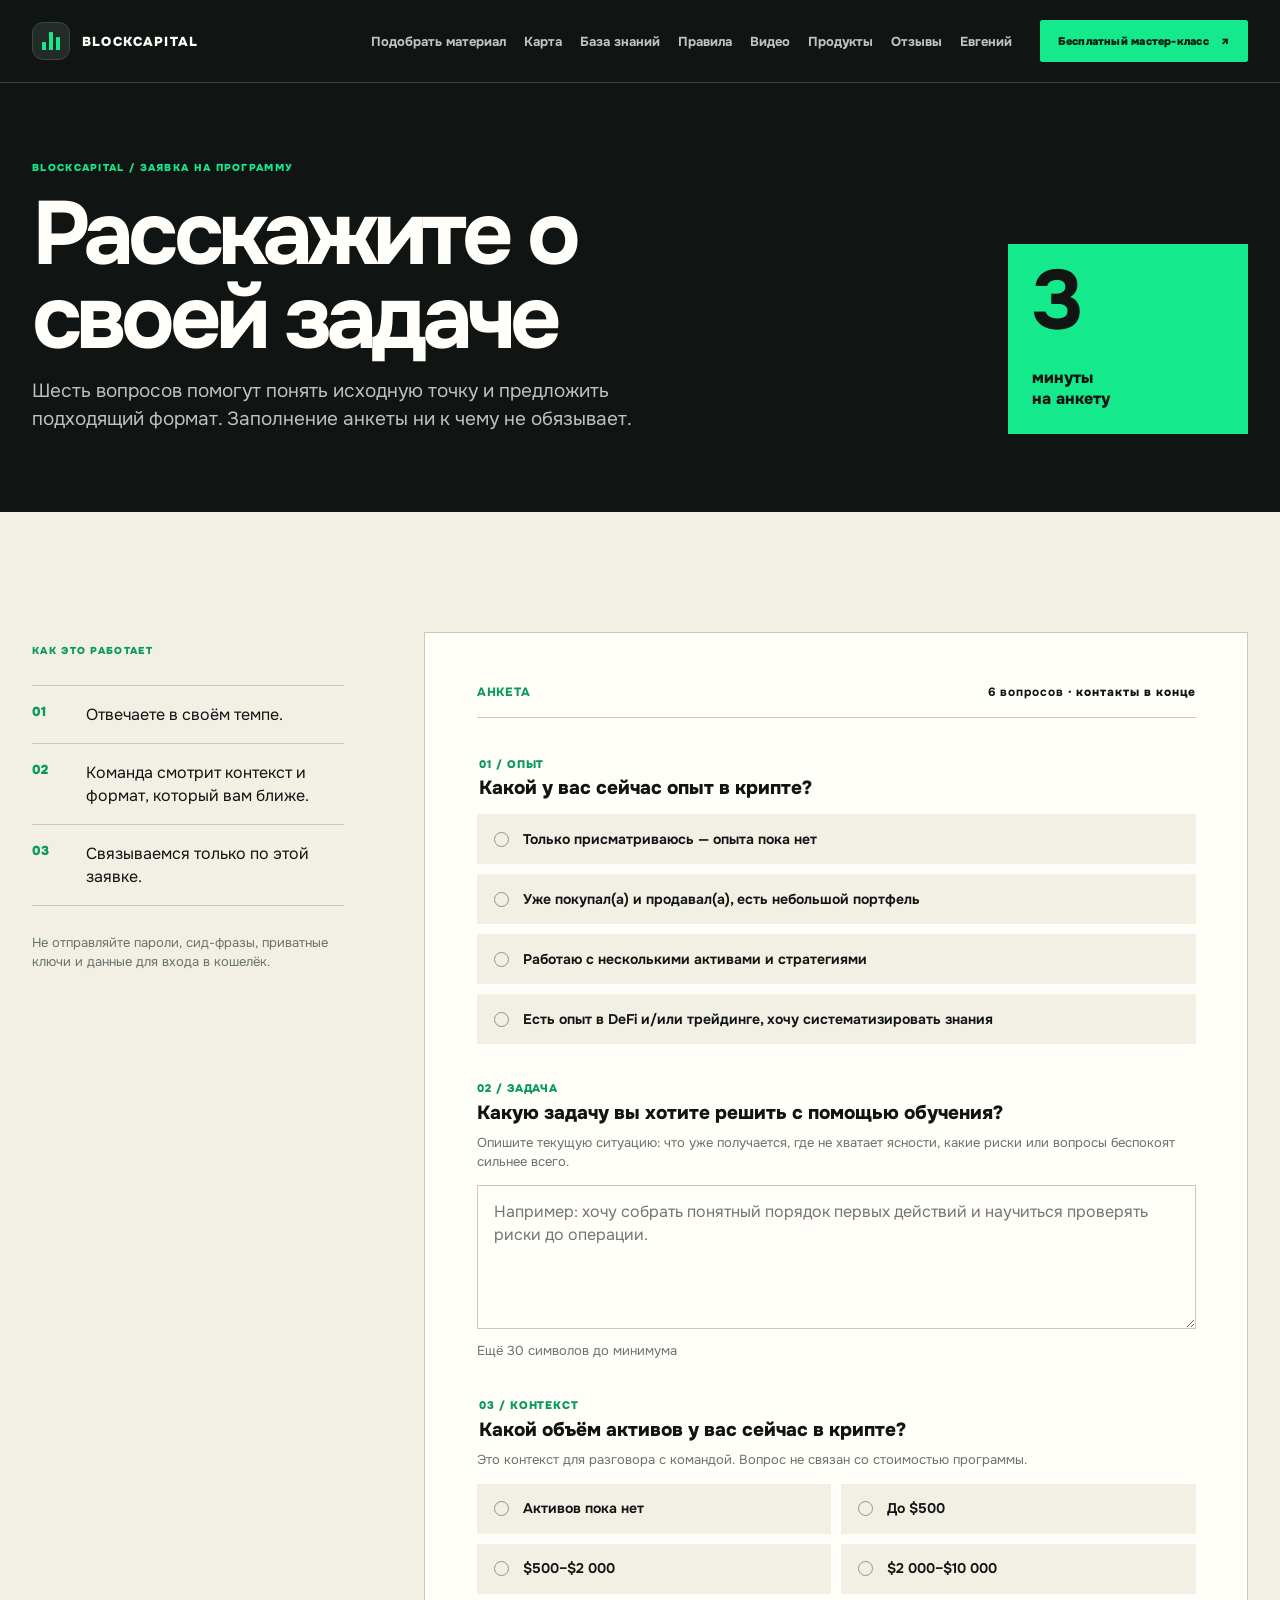
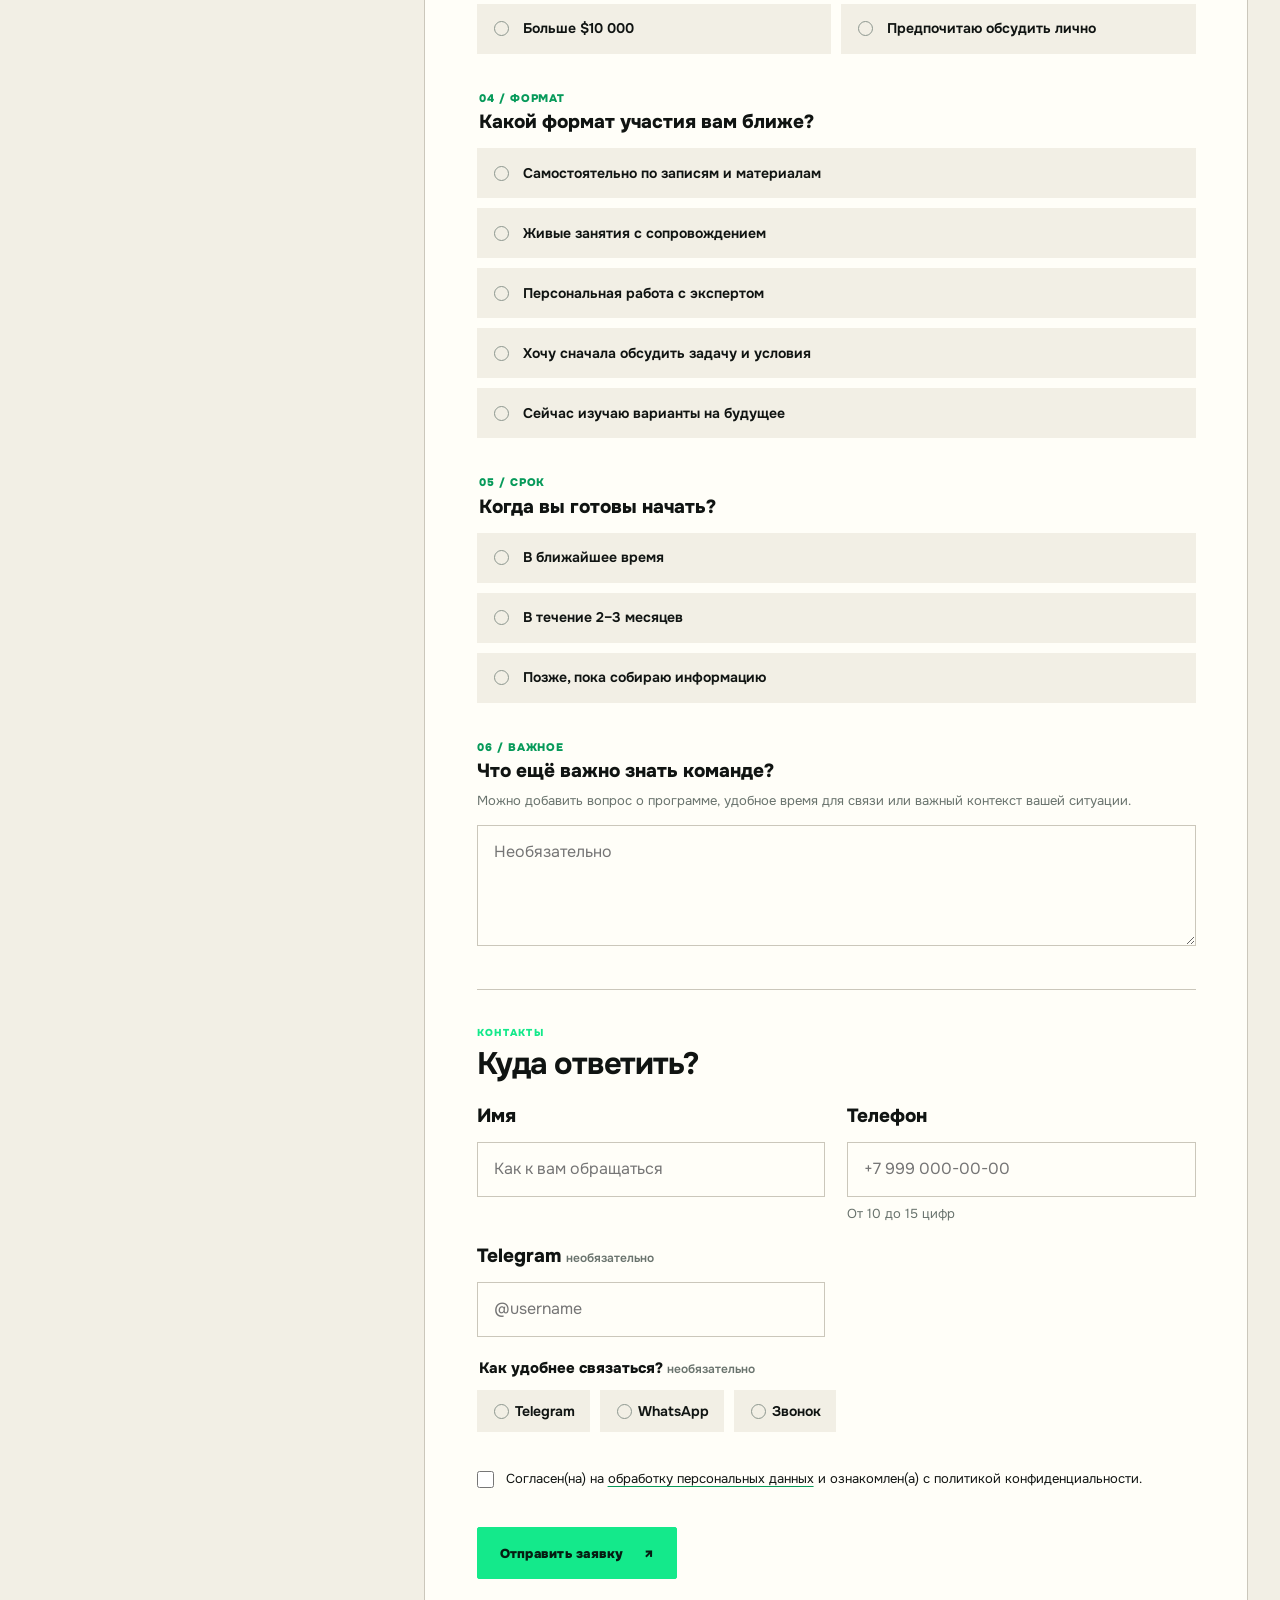
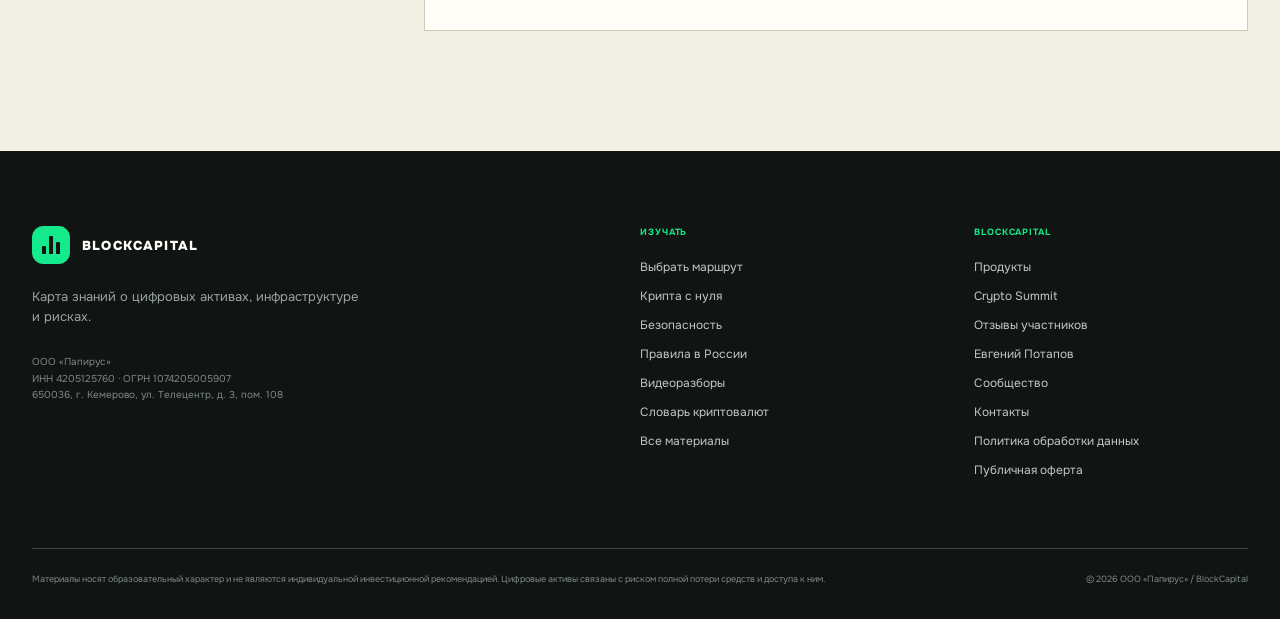
<file: apply/index.html>
<!DOCTYPE html><html lang="ru"><head><meta charset="UTF-8"><meta name="viewport" content="width=device-width"><meta name="theme-color" content="#101412"><meta name="description" content="Шесть вопросов об опыте, задаче и подходящем формате участия в программе BlockCapital Crypto Summit."><meta name="robots" content="noindex,nofollow"><link rel="canonical" href="https://theblockcapital.ru/apply/"><link rel="icon" href="https://theblockcapital.ru/favicon.svg" type="image/svg+xml"><meta property="og:locale" content="ru_RU"><meta property="og:type" content="website"><meta property="og:site_name" content="BlockCapital"><meta property="og:title" content="Анкета на программу Crypto Summit — BlockCapital"><meta property="og:description" content="Шесть вопросов об опыте, задаче и подходящем формате участия в программе BlockCapital Crypto Summit."><meta property="og:url" content="https://theblockcapital.ru/apply/"><meta property="og:image" content="https://theblockcapital.ru/og-blockcapital.png"><meta property="og:image:width" content="1729"><meta property="og:image:height" content="910"><meta property="og:image:alt" content="BlockCapital — карта криптомира"><meta name="twitter:card" content="summary_large_image"><meta name="twitter:title" content="Анкета на программу Crypto Summit — BlockCapital"><meta name="twitter:description" content="Шесть вопросов об опыте, задаче и подходящем формате участия в программе BlockCapital Crypto Summit."><meta name="twitter:image" content="https://theblockcapital.ru/og-blockcapital.png"><title>Анкета на программу Crypto Summit — BlockCapital</title><link rel="stylesheet" href="../_astro/BaseLayout.C88ssPs9.css"><link rel="stylesheet" href="../_astro/index.DJpfXVq0.css"></head><body data-content-id="application" data-cluster="academy"><script>(()=>{try{const u=new URL(location.href);const m=/^lead_(.+)$/.exec(u.searchParams.get("utm_placement")||"");const id=u.searchParams.get("lead_id")||(m&&m[1]);if(id&&/^[\w-]{8,64}$/.test(id))localStorage.setItem("blockcapital_lead_id",id)}catch{}})();</script><a class="skip-link" href="#content">К содержанию</a><header class="site-header bc-entry-header"><style>
    .bc-entry-header .desktop-nav { gap: 18px; }
    .bc-entry-header .desktop-nav a, .bc-entry-header .header-row > .button { white-space: nowrap; }
    .bc-entry-header .mobile-menu nav { max-height: calc(100dvh - 100px); overflow-y: auto; }
    .bc-entry-header .mobile-menu nav .mobile-masterclass { color: var(--ink); background: var(--green); }
    @media (max-width: 1240px) {
      .bc-entry-header .desktop-nav, .bc-entry-header .header-row > .button { display: none; }
      .bc-entry-header .mobile-menu { display: block; position: relative; }
      .bc-entry-header .mobile-menu summary { width: 42px; height: 42px; display: grid; place-content: center; gap: 6px; border: 1px solid var(--dark-line); cursor: pointer; list-style: none; }
      .bc-entry-header .mobile-menu summary::-webkit-details-marker { display: none; }
      .bc-entry-header .mobile-menu summary span { width: 18px; height: 1px; display: block; background: var(--white); }
      .bc-entry-header .mobile-menu nav { min-width: 250px; max-width: calc(100vw - 40px); padding: 12px; position: absolute; top: 49px; right: 0; display: flex; flex-direction: column; color: var(--ink); background: var(--paper); box-shadow: 0 15px 35px rgba(0,0,0,.25); }
      .bc-entry-header .mobile-menu nav a { padding: 13px; border-bottom: 1px solid var(--line); font-size: 13px; font-weight: 800; }
    }
    @media (forced-colors: active) { .bc-entry-header .mobile-menu summary span { background: none; border-top: 2px solid ButtonText; } }
  </style><div class="shell header-row"><a class="brand" href="https://theblockcapital.ru/" aria-label="BlockCapital — главная"><span class="brand-mark" aria-hidden="true"><i></i><i></i><i></i></span><span>BLOCKCAPITAL</span></a><nav class="desktop-nav" aria-label="Основная навигация"><a href="https://theblockcapital.ru/route/" data-metrika-goal="related_click" data-position="header_quiz" data-destination="route">Подобрать материал</a><a href="https://theblockcapital.ru/#map">Карта</a><a href="https://theblockcapital.ru/blog/">База знаний</a><a href="https://theblockcapital.ru/regulation/cryptocurrency-russia-2026/">Правила</a><a href="https://theblockcapital.ru/videos/">Видео</a><a href="https://theblockcapital.ru/products/">Продукты</a><a href="https://theblockcapital.ru/reviews/">Отзывы</a><a href="https://theblockcapital.ru/expert/evgeny-potapov/">Евгений</a></nav><a class="button button-small" href="https://theblockcapital.ru/academy/crypto-start/" data-metrika-goal="related_click" data-position="header_masterclass" data-destination="crypto-start">Бесплатный мастер-класс <span aria-hidden="true">↗</span></a><details class="mobile-menu"><summary aria-label="Открыть меню"><span></span><span></span></summary><nav aria-label="Мобильная навигация"><a class="mobile-masterclass" href="https://theblockcapital.ru/academy/crypto-start/" data-metrika-goal="related_click" data-position="mobile_header_masterclass" data-destination="crypto-start">Бесплатный мастер-класс ↗</a><a href="https://theblockcapital.ru/route/" data-metrika-goal="related_click" data-position="mobile_header_quiz" data-destination="route">Подобрать материал</a><a href="https://theblockcapital.ru/#map">Карта</a><a href="https://theblockcapital.ru/blog/">База знаний</a><a href="https://theblockcapital.ru/regulation/cryptocurrency-russia-2026/">Правила</a><a href="https://theblockcapital.ru/videos/">Видео</a><a href="https://theblockcapital.ru/products/">Продукты</a><a href="https://theblockcapital.ru/reviews/">Отзывы</a><a href="https://theblockcapital.ru/expert/evgeny-potapov/">Евгений</a><a href="https://theblockcapital.ru/academy/crypto-summit/">Crypto Summit</a><a href="https://theblockcapital.ru/community/">Сообщество</a><a href="https://theblockcapital.ru/contacts/">Контакты</a><a href="https://theblockcapital.ru/security/">Безопасность</a></nav></details></div></header><main id="content" tabindex="-1"><section class="apply-hero" data-astro-cid-qwfiyojy><div class="shell apply-hero-grid" data-astro-cid-qwfiyojy><div data-astro-cid-qwfiyojy><span class="kicker kicker-green" data-astro-cid-qwfiyojy>BLOCKCAPITAL / ЗАЯВКА НА ПРОГРАММУ</span><h1 data-astro-cid-qwfiyojy>Расскажите о своей задаче</h1><p data-astro-cid-qwfiyojy>Шесть вопросов помогут понять исходную точку и предложить подходящий формат. Заполнение анкеты ни к чему не обязывает.</p></div><div class="apply-stamp" aria-label="Время заполнения" data-astro-cid-qwfiyojy><strong data-astro-cid-qwfiyojy>3</strong><span data-astro-cid-qwfiyojy>минуты<br data-astro-cid-qwfiyojy>на анкету</span></div></div></section><section class="apply-section section-pad shell" data-astro-cid-qwfiyojy><div class="apply-grid" data-astro-cid-qwfiyojy><aside class="apply-aside" data-astro-cid-qwfiyojy><span class="kicker" data-astro-cid-qwfiyojy>КАК ЭТО РАБОТАЕТ</span><ol data-astro-cid-qwfiyojy><li data-astro-cid-qwfiyojy><span data-astro-cid-qwfiyojy>01</span><p data-astro-cid-qwfiyojy>Отвечаете в своём темпе.</p></li><li data-astro-cid-qwfiyojy><span data-astro-cid-qwfiyojy>02</span><p data-astro-cid-qwfiyojy>Команда смотрит контекст и формат, который вам ближе.</p></li><li data-astro-cid-qwfiyojy><span data-astro-cid-qwfiyojy>03</span><p data-astro-cid-qwfiyojy>Связываемся только по этой заявке.</p></li></ol><p class="apply-aside-note" data-astro-cid-qwfiyojy>Не отправляйте пароли, сид-фразы, приватные ключи и данные для входа в кошелёк.</p></aside><div class="apply-card" data-apply-card data-astro-cid-qwfiyojy><div class="apply-card-head" data-astro-cid-qwfiyojy><span data-astro-cid-qwfiyojy>АНКЕТА</span><p data-astro-cid-qwfiyojy><b data-astro-cid-qwfiyojy>6 вопросов</b> · контакты в конце</p></div><form class="apply-form" data-apply-form method="post" novalidate hidden inert data-astro-cid-qwfiyojy><fieldset data-astro-cid-qwfiyojy><legend data-astro-cid-qwfiyojy><small data-astro-cid-qwfiyojy>01 / ОПЫТ</small>Какой у вас сейчас опыт в крипте?</legend><div class="apply-options" data-astro-cid-qwfiyojy><label data-astro-cid-qwfiyojy><input type="radio" name="experience" value="Только присматриваюсь — опыта пока нет" required data-astro-cid-qwfiyojy><span data-astro-cid-qwfiyojy>Только присматриваюсь — опыта пока нет</span></label><label data-astro-cid-qwfiyojy><input type="radio" name="experience" value="Уже покупал(а) и продавал(а), есть небольшой портфель" required data-astro-cid-qwfiyojy><span data-astro-cid-qwfiyojy>Уже покупал(а) и продавал(а), есть небольшой портфель</span></label><label data-astro-cid-qwfiyojy><input type="radio" name="experience" value="Работаю с несколькими активами и стратегиями" required data-astro-cid-qwfiyojy><span data-astro-cid-qwfiyojy>Работаю с несколькими активами и стратегиями</span></label><label data-astro-cid-qwfiyojy><input type="radio" name="experience" value="Есть опыт в DeFi и/или трейдинге, хочу систематизировать знания" required data-astro-cid-qwfiyojy><span data-astro-cid-qwfiyojy>Есть опыт в DeFi и/или трейдинге, хочу систематизировать знания</span></label></div></fieldset><label class="apply-field" data-astro-cid-qwfiyojy><span data-astro-cid-qwfiyojy><small data-astro-cid-qwfiyojy>02 / ЗАДАЧА</small>Какую задачу вы хотите решить с помощью обучения?</span><em data-astro-cid-qwfiyojy>Опишите текущую ситуацию: что уже получается, где не хватает ясности, какие риски или вопросы беспокоят сильнее всего.</em><textarea name="task" rows="5" minlength="30" required placeholder="Например: хочу собрать понятный порядок первых действий и научиться проверять риски до операции." data-astro-cid-qwfiyojy></textarea><i data-task-count data-astro-cid-qwfiyojy>Минимум 30 символов</i></label><fieldset data-astro-cid-qwfiyojy><legend data-astro-cid-qwfiyojy><small data-astro-cid-qwfiyojy>03 / КОНТЕКСТ</small>Какой объём активов у вас сейчас в крипте?</legend><p class="apply-hint" data-astro-cid-qwfiyojy>Это контекст для разговора с командой. Вопрос не связан со стоимостью программы.</p><div class="apply-options apply-options-compact" data-astro-cid-qwfiyojy><label data-astro-cid-qwfiyojy><input type="radio" name="assets" value="Активов пока нет" required data-astro-cid-qwfiyojy><span data-astro-cid-qwfiyojy>Активов пока нет</span></label><label data-astro-cid-qwfiyojy><input type="radio" name="assets" value="До $500" required data-astro-cid-qwfiyojy><span data-astro-cid-qwfiyojy>До $500</span></label><label data-astro-cid-qwfiyojy><input type="radio" name="assets" value="$500–$2 000" required data-astro-cid-qwfiyojy><span data-astro-cid-qwfiyojy>$500–$2 000</span></label><label data-astro-cid-qwfiyojy><input type="radio" name="assets" value="$2 000–$10 000" required data-astro-cid-qwfiyojy><span data-astro-cid-qwfiyojy>$2 000–$10 000</span></label><label data-astro-cid-qwfiyojy><input type="radio" name="assets" value="Больше $10 000" required data-astro-cid-qwfiyojy><span data-astro-cid-qwfiyojy>Больше $10 000</span></label><label data-astro-cid-qwfiyojy><input type="radio" name="assets" value="Предпочитаю обсудить лично" required data-astro-cid-qwfiyojy><span data-astro-cid-qwfiyojy>Предпочитаю обсудить лично</span></label></div></fieldset><fieldset data-astro-cid-qwfiyojy><legend data-astro-cid-qwfiyojy><small data-astro-cid-qwfiyojy>04 / ФОРМАТ</small>Какой формат участия вам ближе?</legend><div class="apply-options" data-astro-cid-qwfiyojy><label data-astro-cid-qwfiyojy><input type="radio" name="format" value="Самостоятельно по записям и материалам" required data-astro-cid-qwfiyojy><span data-astro-cid-qwfiyojy>Самостоятельно по записям и материалам</span></label><label data-astro-cid-qwfiyojy><input type="radio" name="format" value="Живые занятия с сопровождением" required data-astro-cid-qwfiyojy><span data-astro-cid-qwfiyojy>Живые занятия с сопровождением</span></label><label data-astro-cid-qwfiyojy><input type="radio" name="format" value="Персональная работа с экспертом" required data-astro-cid-qwfiyojy><span data-astro-cid-qwfiyojy>Персональная работа с экспертом</span></label><label data-astro-cid-qwfiyojy><input type="radio" name="format" value="Хочу сначала обсудить задачу и условия" required data-astro-cid-qwfiyojy><span data-astro-cid-qwfiyojy>Хочу сначала обсудить задачу и условия</span></label><label data-astro-cid-qwfiyojy><input type="radio" name="format" value="Сейчас изучаю варианты на будущее" required data-astro-cid-qwfiyojy><span data-astro-cid-qwfiyojy>Сейчас изучаю варианты на будущее</span></label></div></fieldset><fieldset data-astro-cid-qwfiyojy><legend data-astro-cid-qwfiyojy><small data-astro-cid-qwfiyojy>05 / СРОК</small>Когда вы готовы начать?</legend><div class="apply-options" data-astro-cid-qwfiyojy><label data-astro-cid-qwfiyojy><input type="radio" name="timing" value="На ближайшем потоке CS15" required data-astro-cid-qwfiyojy><span data-astro-cid-qwfiyojy>В ближайшее время</span></label><label data-astro-cid-qwfiyojy><input type="radio" name="timing" value="В течение 2–3 месяцев" required data-astro-cid-qwfiyojy><span data-astro-cid-qwfiyojy>В течение 2–3 месяцев</span></label><label data-astro-cid-qwfiyojy><input type="radio" name="timing" value="Позже, пока собираю информацию" required data-astro-cid-qwfiyojy><span data-astro-cid-qwfiyojy>Позже, пока собираю информацию</span></label></div></fieldset><label class="apply-field" data-astro-cid-qwfiyojy><span data-astro-cid-qwfiyojy><small data-astro-cid-qwfiyojy>06 / ВАЖНОЕ</small>Что ещё важно знать команде?</span><em data-astro-cid-qwfiyojy>Можно добавить вопрос о программе, удобное время для связи или важный контекст вашей ситуации.</em><textarea name="note" rows="4" placeholder="Необязательно" data-astro-cid-qwfiyojy></textarea></label><div class="apply-contacts" data-astro-cid-qwfiyojy><div data-astro-cid-qwfiyojy><span class="kicker kicker-green" data-astro-cid-qwfiyojy>КОНТАКТЫ</span><h2 data-astro-cid-qwfiyojy>Куда ответить?</h2></div><label class="apply-field" data-astro-cid-qwfiyojy><span data-astro-cid-qwfiyojy>Имя</span><input name="name" type="text" autocomplete="name" required placeholder="Как к вам обращаться" data-astro-cid-qwfiyojy></label><label class="apply-field" data-astro-cid-qwfiyojy><span data-astro-cid-qwfiyojy>Телефон</span><input name="phone" type="tel" autocomplete="tel" inputmode="tel" required placeholder="+7 999 000-00-00" pattern="[+0-9 ()-]{10,24}" data-astro-cid-qwfiyojy><i data-astro-cid-qwfiyojy>От 10 до 15 цифр</i></label><label class="apply-field" data-astro-cid-qwfiyojy><span data-astro-cid-qwfiyojy>Telegram <b data-astro-cid-qwfiyojy>необязательно</b></span><input name="telegram" type="text" autocomplete="off" placeholder="@username" data-astro-cid-qwfiyojy></label><fieldset class="apply-contact-method" data-astro-cid-qwfiyojy><legend data-astro-cid-qwfiyojy>Как удобнее связаться? <b data-astro-cid-qwfiyojy>необязательно</b></legend><div class="apply-options apply-options-inline" data-astro-cid-qwfiyojy><label data-astro-cid-qwfiyojy><input type="radio" name="contactMethod" value="Telegram" data-astro-cid-qwfiyojy><span data-astro-cid-qwfiyojy>Telegram</span></label><label data-astro-cid-qwfiyojy><input type="radio" name="contactMethod" value="WhatsApp" data-astro-cid-qwfiyojy><span data-astro-cid-qwfiyojy>WhatsApp</span></label><label data-astro-cid-qwfiyojy><input type="radio" name="contactMethod" value="Звонок" data-astro-cid-qwfiyojy><span data-astro-cid-qwfiyojy>Звонок</span></label></div></fieldset></div><label class="apply-consent" data-astro-cid-qwfiyojy><input name="consent" type="checkbox" required data-astro-cid-qwfiyojy><span data-astro-cid-qwfiyojy>Согласен(на) на <a href="https://theblockcapital.ru/privacy/" target="_blank" rel="noreferrer" data-astro-cid-qwfiyojy>обработку персональных данных</a> и ознакомлен(а) с политикой конфиденциальности.</span></label><label class="apply-honeypot" aria-hidden="true" data-astro-cid-qwfiyojy>Не заполняйте это поле<input name="website" type="text" tabindex="-1" autocomplete="off" data-astro-cid-qwfiyojy></label><p class="apply-error" data-apply-error role="alert" hidden data-astro-cid-qwfiyojy></p><button class="button" type="submit" data-apply-submit disabled data-astro-cid-qwfiyojy>Отправить заявку <span aria-hidden="true" data-astro-cid-qwfiyojy>↗</span></button></form><div class="apply-success" data-apply-success hidden aria-live="polite" data-astro-cid-qwfiyojy><span class="kicker kicker-green" data-astro-cid-qwfiyojy>ЗАЯВКА ОТПРАВЛЕНА</span><h2 tabindex="-1" data-apply-success-heading data-astro-cid-qwfiyojy>Готово. Спасибо за ответы.</h2><p data-astro-cid-qwfiyojy>Команда изучит анкету и свяжется с вами по указанному контакту, чтобы обсудить задачу и подходящий формат.</p></div><p class="apply-fallback" data-apply-fallback data-astro-cid-qwfiyojy>Если анкета здесь недоступна, можно <a href="https://forms.gle/SHb1Tu13bFSSE6RSA" target="_blank" rel="noreferrer" data-astro-cid-qwfiyojy>открыть исходную анкету Google Forms</a>.</p></div></div></section></main><footer class="site-footer"><div class="shell footer-grid"><div><a class="brand brand-light" href="https://theblockcapital.ru/"><span class="brand-mark" aria-hidden="true"><i></i><i></i><i></i></span><span>BLOCKCAPITAL</span></a><p class="footer-intro">Карта знаний о цифровых активах, инфраструктуре и рисках.</p><p class="footer-company">ООО «Папирус»<br>ИНН 4205125760 · ОГРН 1074205005907<br>650036, г. Кемерово, ул. Телецентр, д. 3, пом. 108</p></div><div class="footer-links"><strong>Изучать</strong><a href="https://theblockcapital.ru/route/">Выбрать маршрут</a><a href="https://theblockcapital.ru/start/">Крипта с нуля</a><a href="https://theblockcapital.ru/security/">Безопасность</a><a href="https://theblockcapital.ru/regulation/cryptocurrency-russia-2026/">Правила в России</a><a href="https://theblockcapital.ru/videos/">Видеоразборы</a><a href="https://theblockcapital.ru/glossary/">Словарь криптовалют</a><a href="https://theblockcapital.ru/blog/">Все материалы</a></div><div class="footer-links"><strong>BlockCapital</strong><a href="https://theblockcapital.ru/products/">Продукты</a><a href="https://theblockcapital.ru/academy/crypto-summit/">Crypto Summit</a><a href="https://theblockcapital.ru/reviews/">Отзывы участников</a><a href="https://theblockcapital.ru/expert/evgeny-potapov/">Евгений Потапов</a><a href="https://theblockcapital.ru/community/">Сообщество</a><a href="https://theblockcapital.ru/contacts/">Контакты</a><a href="https://theblockcapital.ru/privacy/">Политика обработки данных</a><a href="https://theblockcapital.ru/oferta/">Публичная оферта</a></div></div><div class="shell footer-bottom"><p>Материалы носят образовательный характер и не являются индивидуальной инвестиционной рекомендацией. Цифровые активы связаны с риском полной потери средств и доступа к ним.</p><span>© 2026 ООО «Папирус» / BlockCapital</span></div></footer><aside class="subscribe-popup" data-subscribe-popup role="dialog" aria-labelledby="subscribe-popup-title" hidden><button class="subscribe-popup-close" type="button" aria-label="Закрыть" data-popup-dismiss>×</button><span class="kicker kicker-green">TELEGRAM / BLOCKCAPITAL</span><h2 id="subscribe-popup-title">Новые разборы BlockCapital</h2><p>Краткие разборы крипторынка, записи эфиров и обновления материалов от Евгения Потапова.</p><a class="button subscribe-popup-button" href="https://t.me/+kmM0uM4gJVpiOTYy" target="_blank" rel="noreferrer" data-popup-join data-metrika-goal="community_click" data-channel="telegram" data-position="subscribe_popup" data-destination="blockcapital_channel">Перейти в канал <span aria-hidden="true">↗</span></a><button class="subscribe-popup-later" type="button" data-popup-dismiss>Не сейчас</button></aside><script type="module">var e=document.querySelector(`[data-subscribe-popup]`),t=[`/route/`,`/apply/`,`/for-private-channel/`,`/academy/`,`/products/`,`/reviews/`,`/community/`,`/contacts/`,`/privacy/`,`/oferta/`],n=window.location.pathname.endsWith(`/`)?window.location.pathname:`${window.location.pathname}/`,r={visits:`blockcapital_visit_count`,shownAt:`blockcapital_telegram_popup_shown_at`,dismissedUntil:`blockcapital_telegram_popup_dismissed_until`,joined:`blockcapital_telegram_popup_joined`},i=6048e5,a=e=>{try{return window.localStorage.getItem(e)}catch{return null}},o=(e,t)=>{try{window.localStorage.setItem(e,t)}catch{}},s=(e,t={})=>{window.bcTrack?.(e,t)};if(e&&!t.some(e=>n.startsWith(e))){let t=Date.now(),n=Number(a(r.visits)||0),c=Number(a(r.shownAt)||0),l=Number(a(r.dismissedUntil)||0),u=a(r.joined)===`1`;o(r.visits,String(n+1));let d=!1,f,p=null,m=()=>{window.removeEventListener(`scroll`,g),f&&window.clearTimeout(f)},h=n=>{d||u||l>t||t-c<i||(d=!0,p=document.activeElement instanceof HTMLElement?document.activeElement:null,e.hidden=!1,o(r.shownAt,String(Date.now())),m(),s(`community_popup_view`,{channel:`telegram`,reason:n}),e.querySelector(`[data-popup-dismiss]`)?.focus({preventScroll:!0}))};function g(){let e=document.documentElement.scrollHeight-window.innerHeight;e>0&&window.scrollY/e>=.6&&h(`scroll_60`)}let _=()=>{p?.isConnected&&!p.closest(`[hidden], [inert]`)&&p.focus({preventScroll:!0}),p=null},v=()=>{e.hidden=!0,o(r.dismissedUntil,String(Date.now()+i)),s(`community_popup_close`,{channel:`telegram`}),_()};!u&&l<=t&&t-c>=i&&(window.addEventListener(`scroll`,g,{passive:!0}),n>0&&(f=window.setTimeout(()=>h(`return_visit`),12e3))),e.querySelectorAll(`[data-popup-dismiss]`).forEach(e=>{e.addEventListener(`click`,v)}),e.querySelector(`[data-popup-join]`)?.addEventListener(`click`,()=>{o(r.joined,`1`),e.hidden=!0,_()}),document.addEventListener(`keydown`,t=>{t.key===`Escape`&&!e.hidden&&v()})}</script><script>(function(){const metrikaId = 111287142;

  (() => {
    const storageKey = "blockcapital_first_touch";
    const visitorKey = "blockcapital_lead_id";
    const currentUrl = new URL(window.location.href);
    const isMainDomain = window.location.hostname === "theblockcapital.ru" || window.location.hostname.endsWith(".theblockcapital.ru");
    const shouldLoadMetrika = isMainDomain || window.location.hostname === "yanlukashin.github.io" || currentUrl.searchParams.get("analytics") === "1";

    const safeRead = (storage, key) => {
      try { return storage.getItem(key); } catch { return null; }
    };

    const safeWrite = (storage, key, value) => {
      try { storage.setItem(key, value); } catch { /* storage can be unavailable */ }
    };

    let leadId = safeRead(window.localStorage, visitorKey);
    if (!leadId) {
      leadId = typeof window.crypto?.randomUUID === "function"
        ? window.crypto.randomUUID()
        : `bc-${Date.now()}-${Math.random().toString(36).slice(2, 10)}`;
      safeWrite(window.localStorage, visitorKey, leadId);
    }

    let firstTouch = safeRead(window.localStorage, storageKey);
    if (!firstTouch) {
      firstTouch = JSON.stringify({
        url: window.location.href.slice(0, 900),
        referrer: document.referrer.slice(0, 900),
        created_at: new Date().toISOString(),
      });
      safeWrite(window.localStorage, storageKey, firstTouch);
    }

    window.dataLayer = window.dataLayer || [];
    window.bcTrack = (goal, params = {}) => {
      const payload = {
        lead_id: leadId,
        page: window.location.pathname,
        ...params,
      };
      window.dataLayer.push({ event: goal, ...payload });
      if (typeof window.ym === "function") {
        window.ym(metrikaId, "reachGoal", goal, payload);
      }
      window.bcGa4Track?.(goal, params);
    };

    if (shouldLoadMetrika) {
      (function(m,e,t,r,i,k,a){
        m[i]=m[i]||function(){(m[i].a=m[i].a||[]).push(arguments)};
        m[i].l=1*new Date();
        for (let j=0;j<document.scripts.length;j++) {
          if (document.scripts[j].src===r) return;
        }
        k=e.createElement(t),a=e.getElementsByTagName(t)[0],k.async=1,k.src=r,a.parentNode.insertBefore(k,a);
      })(window,document,"script",`https://mc.yandex.ru/metrika/tag.js?id=${metrikaId}`,"ym");

      window.ym(metrikaId, "init", {
        clickmap: true,
        trackLinks: true,
        accurateTrackBounce: true,
        webvisor: true,
        referrer: document.referrer,
        url: window.location.href,
      });
    }

    document.addEventListener("click", (event) => {
      const target = event.target instanceof Element
        ? event.target.closest("[data-metrika-goal]")
        : null;
      if (!target) return;

      const keys = ["contentId", "cluster", "position", "destination", "material", "route", "channel"];
      const params = {};
      keys.forEach((key) => {
        const value = target.dataset[key];
        if (value) params[key.replace(/[A-Z]/g, (letter) => `_${letter.toLowerCase()}`)] = value;
      });
      window.bcTrack(target.dataset.metrikaGoal, params);
    });

    const decorateReplayLink = (event) => {
      const link = event.target instanceof Element
        ? event.target.closest('a[href*="yanlukashin.github.io/cs15-"]')
        : null;
      if (!(link instanceof HTMLAnchorElement)) return;

      const url = new URL(link.href);
      url.searchParams.set("lead_id", leadId);
      url.searchParams.set("utm_placement", `lead_${leadId}`);
      link.href = url.toString();
    };

    document.addEventListener("pointerdown", decorateReplayLink, true);
    document.addEventListener("focusin", decorateReplayLink, true);
    document.addEventListener("click", decorateReplayLink, true);

    let engaged = false;
    const markEngaged = (reason) => {
      if (engaged) return;
      engaged = true;
      window.bcTrack("seo_engaged", {
        reason,
        content_id: document.body.dataset.contentId || window.location.pathname,
        cluster: document.body.dataset.cluster || "site",
      });
      window.removeEventListener("scroll", onScroll);
    };
    const onScroll = () => {
      const available = document.documentElement.scrollHeight - window.innerHeight;
      if (available > 0 && window.scrollY / available >= 0.5) markEngaged("scroll_50");
    };
    window.addEventListener("scroll", onScroll, { passive: true });
    window.setTimeout(() => markEngaged("time_45"), 45000);
  })();
})();</script><script>(() => {
    const id = "G-5SPSVPRV35";
    const allowedKeys = new Set([
      "source", "content_id", "cluster", "position", "placement", "destination",
      "material", "route", "channel", "reason", "video_id", "stage", "error_code",
      "duration_seconds", "watched_seconds"
    ]);
    const token = /^[a-zA-Z0-9_-]{1,64}$/;
    const safeToken = (value) => typeof value === "string" && token.test(value) && !/\d{7,}/.test(value);
    const campaignToken = /^[a-zA-Z0-9_-]+(?:\.[a-zA-Z0-9_-]+)*$/;
    const safeCampaignToken = (value) => typeof value === "string" && value.length <= 64 &&
      campaignToken.test(value) && !/\d{7,}/.test(value);
    const safePath = () => window.location.origin + window.location.pathname;
    const safeReferrer = () => {
      try {
        const url = new URL(document.referrer);
        // The origin retains referral attribution without exposing private paths.
        return url.protocol === "https:" || url.protocol === "http:" ? url.origin + "/" : "";
      } catch { return ""; }
    };
    const safeCampaign = () => {
      const campaign = {};
      const query = new URL(window.location.href).searchParams;
      for (const [utm, field] of [
        ["utm_source", "campaign_source"], ["utm_medium", "campaign_medium"],
        ["utm_campaign", "campaign_name"], ["utm_content", "campaign_content"],
        ["utm_term", "campaign_term"]
      ]) {
        const value = query.get(utm);
        if (safeCampaignToken(value)) campaign[field] = value;
      }
      return campaign;
    };
    const safeParams = (params) => {
      const clean = {};
      if (!params || typeof params !== "object") return clean;
      for (const [key, value] of Object.entries(params)) {
        if (!allowedKeys.has(key)) continue;
        if ((key === "duration_seconds" || key === "watched_seconds") &&
            typeof value === "number" && Number.isFinite(value) && value >= 0 && value <= 86400) {
          clean[key] = value;
        } else if (safeToken(value)) {
          clean[key] = value;
        }
      }
      return clean;
    };
    const isMainDomain = window.location.hostname === "theblockcapital.ru" ||
      window.location.hostname.endsWith(".theblockcapital.ru");
    if (!isMainDomain && new URL(window.location.href).searchParams.get("analytics") !== "1") return;
    if (window.bcGa4MeasurementId === id) return;
    window.bcGa4MeasurementId = id;

    // Keep GA4 away from the existing dataLayer objects, which include lead_id.
    window.bcGa4Layer = window.bcGa4Layer || [];
    window.gtag = function() { window.bcGa4Layer.push(arguments); };
    window.gtag("js", new Date());
    // Manual page_view strips query/hash; the site uses full-page navigation only.
    window.gtag("config", id, {
      send_page_view: false,
      allow_google_signals: false,
      allow_ad_personalization_signals: false,
      page_location: safePath(),
      page_referrer: safeReferrer(),
      ...safeCampaign(),
    });
    window.gtag("event", "page_view", { send_to: id, page_location: safePath(), page_referrer: safeReferrer() });
    window.bcGa4Track = (name, params) => {
      if (typeof name !== "string" || !/^[a-z][a-z0-9_]{0,39}$/.test(name) ||
          name === "generate_lead" || name === "purchase" || name === "page_view") return;
      window.gtag("event", name, {
        ...safeParams(params),
        send_to: id,
        page_location: safePath(),
        page_referrer: safeReferrer(),
      });
    };
    const tag = document.createElement("script");
    tag.async = true;
    tag.fetchPriority = "low";
    tag.src = "https://www.googletagmanager.com/gtag/js?id=" + encodeURIComponent(id) + "&l=bcGa4Layer";
    document.head.appendChild(tag);
  })();</script><noscript><img class="metrika-pixel" src="https://mc.yandex.ru/watch/111287142" alt=""></noscript></body></html><script type="module" src="../_astro/index.astro_astro_type_script_index_0_lang.DToR58KP.js"></script>
</file>
<file: _astro/BaseLayout.C88ssPs9.css>
@font-face{font-family:Onest Variable;font-style:normal;font-display:swap;font-weight:100 900;src:url(onest-cyrillic-ext-wght-normal.DOFToQv1.woff2)format("woff2-variations");unicode-range:U+460-52F,U+1C80-1C8A,U+20B4,U+2DE0-2DFF,U+A640-A69F,U+FE2E-FE2F}@font-face{font-family:Onest Variable;font-style:normal;font-display:swap;font-weight:100 900;src:url(onest-cyrillic-wght-normal.DayYxulF.woff2)format("woff2-variations");unicode-range:U+301,U+400-45F,U+490-491,U+4B0-4B1,U+2116}@font-face{font-family:Onest Variable;font-style:normal;font-display:swap;font-weight:100 900;src:url(onest-math-wght-normal.Bl4ZGkZl.woff2)format("woff2-variations");unicode-range:U+302-303,U+305,U+307-308,U+310,U+312,U+315,U+31A,U+326-327,U+32C,U+32F-330,U+332-333,U+338,U+33A,U+346,U+34D,U+391-3A1,U+3A3-3A9,U+3B1-3C9,U+3D1,U+3D5-3D6,U+3F0-3F1,U+3F4-3F5,U+2016-2017,U+2034-2038,U+203C,U+2040,U+2043,U+2047,U+2050,U+2057,U+205F,U+2070-2071,U+2074-208E,U+2090-209C,U+20D0-20DC,U+20E1,U+20E5-20EF,U+2100-2112,U+2114-2115,U+2117-2121,U+2123-214F,U+2190,U+2192,U+2194-21AE,U+21B0-21E5,U+21F1-21F2,U+21F4-2211,U+2213-2214,U+2216-22FF,U+2308-230B,U+2310,U+2319,U+231C-2321,U+2336-237A,U+237C,U+2395,U+239B-23B7,U+23D0,U+23DC-23E1,U+2474-2475,U+25AF,U+25B3,U+25B7,U+25BD,U+25C1,U+25CA,U+25CC,U+25FB,U+266D-266F,U+27C0-27FF,U+2900-2AFF,U+2B0E-2B11,U+2B30-2B4C,U+2BFE,U+3030,U+FF5B,U+FF5D,U+1D400-1D7FF,U+1EE??}@font-face{font-family:Onest Variable;font-style:normal;font-display:swap;font-weight:100 900;src:url(onest-symbols-wght-normal.DxQzqQfC.woff2)format("woff2-variations");unicode-range:U+1-C,U+E-1F,U+7F-9F,U+20DD-20E0,U+20E2-20E4,U+2150-218F,U+2190,U+2192,U+2194-2199,U+21AF,U+21E6-21F0,U+21F3,U+2218-2219,U+2299,U+22C4-22C6,U+2300-243F,U+2440-244A,U+2460-24FF,U+25A0-27BF,U+28??,U+2921-2922,U+2981,U+29BF,U+29EB,U+2B??,U+4DC0-4DFF,U+FFF9-FFFB,U+10140-1018E,U+10190-1019C,U+101A0,U+101D0-101FD,U+102E0-102FB,U+10E60-10E7E,U+1D2C0-1D2D3,U+1D2E0-1D37F,U+1F0??,U+1F100-1F1AD,U+1F1E6-1F1FF,U+1F30D-1F30F,U+1F315,U+1F31C,U+1F31E,U+1F320-1F32C,U+1F336,U+1F378,U+1F37D,U+1F382,U+1F393-1F39F,U+1F3A7-1F3A8,U+1F3AC-1F3AF,U+1F3C2,U+1F3C4-1F3C6,U+1F3CA-1F3CE,U+1F3D4-1F3E0,U+1F3ED,U+1F3F1-1F3F3,U+1F3F5-1F3F7,U+1F408,U+1F415,U+1F41F,U+1F426,U+1F43F,U+1F441-1F442,U+1F444,U+1F446-1F449,U+1F44C-1F44E,U+1F453,U+1F46A,U+1F47D,U+1F4A3,U+1F4B0,U+1F4B3,U+1F4B9,U+1F4BB,U+1F4BF,U+1F4C8-1F4CB,U+1F4D6,U+1F4DA,U+1F4DF,U+1F4E3-1F4E6,U+1F4EA-1F4ED,U+1F4F7,U+1F4F9-1F4FB,U+1F4FD-1F4FE,U+1F503,U+1F507-1F50B,U+1F50D,U+1F512-1F513,U+1F53E-1F54A,U+1F54F-1F5FA,U+1F610,U+1F650-1F67F,U+1F687,U+1F68D,U+1F691,U+1F694,U+1F698,U+1F6AD,U+1F6B2,U+1F6B9-1F6BA,U+1F6BC,U+1F6C6-1F6CF,U+1F6D3-1F6D7,U+1F6E0-1F6EA,U+1F6F0-1F6F3,U+1F6F7-1F6FC,U+1F7??,U+1F800-1F80B,U+1F810-1F847,U+1F850-1F859,U+1F860-1F887,U+1F890-1F8AD,U+1F8B0-1F8BB,U+1F8C0-1F8C1,U+1F900-1F90B,U+1F93B,U+1F946,U+1F984,U+1F996,U+1F9E9,U+1FA00-1FA6F,U+1FA70-1FA7C,U+1FA80-1FA89,U+1FA8F-1FAC6,U+1FACE-1FADC,U+1FADF-1FAE9,U+1FAF0-1FAF8,U+1FB??}@font-face{font-family:Onest Variable;font-style:normal;font-display:swap;font-weight:100 900;src:url(onest-vietnamese-wght-normal.BBxOatbv.woff2)format("woff2-variations");unicode-range:U+102-103,U+110-111,U+128-129,U+168-169,U+1A0-1A1,U+1AF-1B0,U+300-301,U+303-304,U+308-309,U+323,U+329,U+1EA0-1EF9,U+20AB}@font-face{font-family:Onest Variable;font-style:normal;font-display:swap;font-weight:100 900;src:url(onest-latin-ext-wght-normal.QAhDxQuo.woff2)format("woff2-variations");unicode-range:U+100-2BA,U+2BD-2C5,U+2C7-2CC,U+2CE-2D7,U+2DD-2FF,U+304,U+308,U+329,U+1D00-1DBF,U+1E00-1E9F,U+1EF2-1EFF,U+2020,U+20A0-20AB,U+20AD-20C0,U+2113,U+2C60-2C7F,U+A720-A7FF}@font-face{font-family:Onest Variable;font-style:normal;font-display:swap;font-weight:100 900;src:url(onest-latin-wght-normal.Dun_Rd-l.woff2)format("woff2-variations");unicode-range:U+??,U+131,U+152-153,U+2BB-2BC,U+2C6,U+2DA,U+2DC,U+304,U+308,U+329,U+2000-206F,U+20AC,U+2122,U+2191,U+2193,U+2212,U+2215,U+FEFF,U+FFFD}:root{--ink:#101412;--ink-2:#17201c;--paper:#f2efe5;--paper-2:#e7e3d7;--white:#fffef8;--green:#14e98b;--green-deep:#079a5a;--yellow:#f3d54e;--muted:#69736d;--line:#cbc7bb;--dark-line:#3b443f;--max:1380px;--font-sans:"Onest Variable", "Segoe UI", Arial, sans-serif}*{box-sizing:border-box}html{scroll-behavior:smooth;background:var(--paper);overflow-x:clip}body{min-width:320px;color:var(--ink);background:var(--paper);font-family:var(--font-sans);-webkit-font-smoothing:antialiased;text-rendering:optimizelegibility;margin:0;overflow-x:clip}button,a{font:inherit}a{color:inherit;text-decoration:none}img{max-width:100%;display:block}.shell{width:min(var(--max), calc(100% - 64px));margin-inline:auto}.skip-link{z-index:100;color:var(--ink);background:var(--green);padding:12px 16px;position:fixed;top:10px;left:10px;transform:translateY(-160%)}.skip-link:focus{transform:translateY(0)}.site-header{z-index:20;color:var(--white);background:var(--ink);border-bottom:1px solid var(--dark-line);position:relative}.header-row{justify-content:space-between;align-items:center;gap:28px;min-height:82px;display:flex}.brand{letter-spacing:.09em;align-items:center;gap:12px;font-size:13px;font-weight:900;display:inline-flex}.brand-mark{width:38px;height:38px;color:var(--green);background:#222b27;border:1px solid #3b4841;border-radius:11px;align-items:flex-end;gap:3px;padding:9px;display:flex}.brand-mark i{background:currentColor;border-radius:1px 1px 0 0;width:5px;display:block}.brand-mark i:first-child{height:45%}.brand-mark i:nth-child(2){height:100%}.brand-mark i:nth-child(3){height:70%}.desktop-nav{align-items:center;gap:32px;margin-left:auto;display:flex}.desktop-nav a{color:#bdc5c0;font-size:13px;font-weight:700;transition:color .2s}.desktop-nav a:hover,.desktop-nav a:focus-visible,.desktop-nav a[aria-current=page]{color:var(--green)}.button{color:#061c12;background:var(--green);border:1px solid var(--green);letter-spacing:.02em;border-radius:2px;justify-content:center;align-items:center;gap:20px;min-height:52px;padding:0 22px;font-size:13px;font-weight:900;transition:background .2s,transform .2s,color .2s;display:inline-flex}.button:hover,.button:focus-visible{color:var(--white);background:var(--green-deep);border-color:var(--green-deep);transform:translateY(-2px)}.button-small{gap:12px;min-height:42px;padding-inline:17px;font-size:11px}.button-light{color:var(--ink);background:var(--paper);border-color:var(--paper)}.mobile-menu{display:none}.hero{width:100%;max-width:none;min-height:760px;padding:92px max(32px, calc((100vw - var(--max)) / 2)) 0;color:var(--white);background:var(--ink);grid-template-columns:minmax(0,1.05fr) minmax(420px,.95fr);column-gap:80px;display:grid}.hero.shell{width:100%}.hero-copy{align-self:center;padding-bottom:100px}.kicker{color:var(--green-deep);letter-spacing:.13em;text-transform:uppercase;font-size:10px;font-weight:900;display:block}.kicker-green,.kicker-light{color:var(--green)}.hero h1,.page-hero h1,.profile-hero h1,.article-header h1,.not-found h1{letter-spacing:-.07em;margin:24px 0 0;font-size:clamp(66px,7.4vw,118px);line-height:.84}.hero h1 em{color:var(--green);font-style:normal}.hero-copy>p{color:#c4ccc7;max-width:620px;margin:34px 0 0;font-size:clamp(18px,1.6vw,24px);line-height:1.4}.hero-actions{align-items:center;gap:28px;margin-top:38px;display:flex}.text-link{border-bottom:1px solid;align-items:center;gap:12px;padding:8px 0;font-size:12px;font-weight:900;display:inline-flex}.hero-compass{aspect-ratio:1;place-self:center;width:min(500px,100%);margin-bottom:100px;position:relative}.hero-compass:before,.hero-compass:after,.compass-orbit{content:"";border:1px solid #4a554f;border-radius:50%;position:absolute;inset:10%}.hero-compass:after{border-color:var(--green);opacity:.6;inset:29%}.compass-orbit{border-style:dashed;animation:40s linear infinite orbit;inset:0}.orbit-two{animation-duration:28s;animation-direction:reverse;inset:20%}.compass-orbit span{min-width:52px;color:var(--ink);background:var(--yellow);text-align:center;border-radius:22px;padding:8px 10px;font-size:10px;font-weight:900;position:absolute}.orbit-one span:first-child{top:7%;left:9%}.orbit-one span:last-child{background:var(--green);bottom:15%;right:5%}.orbit-two span:first-child{background:var(--green);top:-10px;right:15%}.orbit-two span:last-child{bottom:20%;left:-16px}.compass-core{text-align:center;background:var(--green);color:var(--ink);border-radius:50%;place-content:center;display:grid;position:absolute;inset:34%}.compass-core strong{letter-spacing:-.07em;font-size:clamp(54px,6vw,88px);line-height:.8}.compass-core small{letter-spacing:.07em;text-transform:uppercase;margin-top:12px;font-size:10px;font-weight:900}.compass-label{color:#8e9993;letter-spacing:.1em;font-size:9px;font-weight:900;position:absolute}.label-a{top:3%;left:43%}.label-b{bottom:3%;left:39%}.label-c{top:47%;right:-3%;transform:rotate(90deg)}@keyframes orbit{to{transform:rotate(360deg)}}@media (prefers-reduced-motion:reduce){html{scroll-behavior:auto}.compass-orbit{animation:none}*,:before,:after{transition-duration:.01ms!important}}.hero-proof{border-top:1px solid var(--dark-line);grid-column:1/-1;grid-template-columns:repeat(3,1fr);min-height:112px;display:grid}.hero-proof div{border-right:1px solid var(--dark-line);align-items:center;gap:17px;display:flex}.hero-proof div:last-child{border-right:0}.hero-proof strong{color:var(--green);font-size:12px}.hero-proof span{color:#c4ccc7;font-size:13px;font-weight:700}.knowledge-section{color:var(--white);background:var(--ink-2);border-top:1px solid var(--dark-line);padding:120px 0 105px}.section-head{max-width:870px}.section-head h2,.expert-home h2,.join h2,.next-route h2,.security-check h2,.profile-about h2{letter-spacing:-.055em;margin:17px 0 0;font-size:clamp(44px,5vw,76px);line-height:.95}.section-head>p,.join>p,.next-route>p{max-width:720px;color:var(--muted);margin:23px 0 0;font-size:17px;line-height:1.55}.section-head-dark h2{color:var(--white)}.section-head-dark>p{color:#aeb7b2}.map-legend{color:#9ca6a0;letter-spacing:.06em;text-transform:uppercase;gap:28px;margin-top:45px;font-size:10px;font-weight:800;display:flex}.map-legend span{align-items:center;gap:8px;display:flex}.map-legend i{background:var(--green);border-radius:50%;width:9px;height:9px}.map-legend .legend-video{background:var(--yellow)}.knowledge-map{border-top:1px solid #7c8781;border-bottom:1px solid #7c8781;grid-template-columns:repeat(5,minmax(0,1fr));margin-top:43px;display:grid}.map-column{border-right:1px solid #66716b;min-width:0;padding:0 15px 30px}.map-column:first-child{padding-left:0}.map-column:last-child{border-right:0;padding-right:0}.map-column-head{min-height:94px;padding-top:20px}.map-column-head span{color:var(--green);font-size:9px;font-weight:900}.map-column-head h3{max-width:190px;margin:8px 0 0;font-size:16px;line-height:1.15}.map-rail{background:#9ea7a2;height:1px;position:relative}.map-rail:before,.map-rail:after,.map-rail i{content:"";background:var(--paper);border-radius:50%;width:7px;height:7px;position:absolute;top:-3px}.map-rail:before{left:-1px}.map-rail:after{right:-1px}.map-rail i{left:50%}.map-items{flex-direction:column;align-items:flex-start;gap:10px;min-height:310px;padding-top:26px;display:flex}.map-pill{color:#062014;background:var(--green);border:1px solid var(--green);border-radius:24px;justify-content:space-between;align-items:center;gap:9px;width:100%;min-height:42px;padding:9px 13px;font-size:12px;font-weight:800;transition:color .2s,background .2s,transform .2s;display:flex}.map-pill:hover,.map-pill:focus-visible{color:var(--white);background:0 0;transform:translate(3px)}.map-pill-video{background:var(--yellow);border-color:var(--yellow)}.map-column>p{color:#a5aea9;min-height:50px;margin:17px 0 0;font-size:11px;font-style:italic;line-height:1.45}.section-pad{padding-top:120px;padding-bottom:120px}.route-grid{grid-template-columns:repeat(3,1fr);gap:20px;margin-top:56px;display:grid}.route-card{border:1px solid var(--line);flex-direction:column;min-height:410px;padding:30px;transition:transform .2s,box-shadow .2s;display:flex}.route-card:hover,.route-card:focus-visible{transform:translateY(-5px);box-shadow:0 16px 36px #1014121f}.route-card>span{letter-spacing:.1em;font-size:10px;font-weight:900}.route-card h3{letter-spacing:-.045em;max-width:330px;margin:58px 0 0;font-size:38px;line-height:.98}.route-card p{margin:22px 0 0;font-size:15px;line-height:1.5}.route-card b{letter-spacing:.03em;margin-top:auto;font-size:12px}.route-yellow{background:var(--yellow)}.route-green{background:var(--green)}.route-ink{color:var(--white);background:var(--ink);border-color:var(--ink)}.route-ink p{color:#b7c0ba}.route-ink b{color:var(--green)}.fresh{background:var(--paper-2);border-top:1px solid var(--line);border-bottom:1px solid var(--line)}.section-head-row{justify-content:space-between;align-items:flex-end;gap:30px;max-width:none;display:flex}.article-grid{grid-template-columns:repeat(3,1fr);gap:20px;margin-top:50px;display:grid}.article-card{background:var(--paper);border:1px solid var(--line);flex-direction:column;min-height:390px;padding:29px;transition:border-color .2s,transform .2s;display:flex}.article-card:hover,.article-card:focus-visible{border-color:var(--green-deep);transform:translateY(-4px)}.article-eyebrow{color:var(--green-deep);letter-spacing:.09em;font-size:10px;font-weight:900}.article-card h3{letter-spacing:-.045em;margin:54px 0 0;font-size:34px;line-height:1}.article-card p{color:var(--muted);margin:22px 0 0;font-size:14px;line-height:1.55}.article-card>div{border-top:1px solid var(--line);justify-content:space-between;align-items:flex-end;margin-top:auto;padding-top:30px;display:flex}.article-card small{color:var(--muted);letter-spacing:.05em;text-transform:uppercase;font-size:10px;font-weight:800}.article-card b{color:var(--green-deep);font-size:23px}.expert-home{color:var(--white);background:var(--ink)}.expert-home-grid{grid-template-columns:minmax(330px,.74fr) minmax(0,1.26fr);align-items:center;gap:88px;display:grid}.expert-portrait{background:#253029;position:relative;overflow:hidden}.expert-portrait:after{content:"";background:linear-gradient(#0000,#0a0e0cdb);height:42%;position:absolute;inset:auto 0 0}.expert-portrait img{object-fit:cover;object-position:center top;filter:saturate(.84);width:100%;height:610px}.expert-portrait span{z-index:1;color:var(--green);letter-spacing:.1em;font-size:9px;font-weight:900;position:absolute;bottom:24px;left:25px}.expert-home-copy>p{color:#c0c9c3;max-width:720px;margin:29px 0 0;font-size:19px;line-height:1.53}.expert-facts{border-top:1px solid var(--dark-line);margin:42px 0}.expert-facts div{border-bottom:1px solid var(--dark-line);grid-template-columns:160px 1fr;align-items:center;min-height:80px;display:grid}.expert-facts strong{color:var(--green);font-size:15px}.expert-facts span{color:#b5beb9;font-size:13px}.join{flex-direction:column;justify-content:center;align-items:flex-start;min-height:480px;display:flex}.join h2{max-width:900px}.join .button{margin-top:32px}.page-hero{border-bottom:1px solid var(--line);padding:100px 0}.page-hero-yellow{background:var(--yellow)}.page-hero-paper{background:var(--paper-2)}.page-hero-dark{color:var(--white);background:var(--ink);border-color:var(--dark-line)}.page-hero-grid{grid-template-columns:1fr auto;align-items:end;gap:60px;display:grid}.page-hero h1,.profile-hero h1{font-size:clamp(62px,8vw,126px)}.page-hero p{max-width:750px;margin:30px 0 0;font-size:clamp(18px,1.6vw,23px);line-height:1.45}.page-hero-dark p{color:#c0c9c3}.route-stamp{border:1px solid #10141259;border-radius:50%;flex-direction:column;justify-content:space-between;width:180px;height:180px;padding:30px;display:flex}.route-stamp strong{letter-spacing:-.07em;font-size:62px;line-height:.8}.route-stamp span{letter-spacing:.06em;text-transform:uppercase;font-size:10px;font-weight:900}.route-stamp-dark{color:var(--white);background:var(--ink);border-color:var(--ink)}.path-intro{grid-template-columns:170px 1fr 1fr;align-items:start;gap:40px;display:grid}.path-intro h2{letter-spacing:-.05em;margin:0;font-size:46px;line-height:.98}.path-intro p{color:var(--muted);margin:0;font-size:16px;line-height:1.55}.path-list{border-top:1px solid var(--ink);margin:70px 0 0;padding:0;list-style:none}.path-list li{border-bottom:1px solid var(--line);grid-template-columns:110px 1fr 70px;align-items:center;gap:20px;min-height:155px;display:grid}.path-list>li>span{color:var(--green-deep);font-size:13px;font-weight:900}.path-list small{color:var(--muted);letter-spacing:.08em;font-size:9px;font-weight:900}.path-list h3{letter-spacing:-.035em;margin:8px 0 0;font-size:28px}.path-list p{color:var(--muted);margin:8px 0 0;font-size:13px}.path-list a{text-align:center;font-size:34px}.path-list b{color:var(--muted);letter-spacing:.1em;text-align:center;font-size:9px}.article-next-link{color:var(--muted);border-top:1px solid var(--line);border-bottom:1px solid var(--line);margin:34px 0 0;padding:18px 0;font-size:14px;line-height:1.55}.article-next-link a{color:var(--ink);border-bottom:1px solid var(--green-deep);font-weight:800}.risk-callout{min-height:120px;color:var(--white);background:var(--ink);grid-template-columns:150px 1fr;align-items:center;gap:30px;padding:28px 34px;display:grid}.risk-callout span{color:var(--yellow);letter-spacing:.12em;font-size:10px;font-weight:900}.risk-callout p{color:#bbc4be;margin:0;font-size:14px;line-height:1.55}.next-route{border-top:1px solid var(--line)}.next-route .button{margin-top:30px}.watch-badge{aspect-ratio:1;width:220px;color:var(--ink);background:var(--green);border-radius:50%;flex-direction:column;justify-content:space-between;padding:35px;transition:transform .2s;display:flex}.watch-badge:hover,.watch-badge:focus-visible{transform:rotate(-4deg)scale(1.03)}.watch-badge>span{font-size:30px}.watch-badge strong{letter-spacing:-.06em;font-size:49px;line-height:.8}.watch-badge small{letter-spacing:.08em;font-size:9px;font-weight:900;line-height:1.3}.layer-grid{background:var(--line);border:1px solid var(--line);grid-template-columns:repeat(3,1fr);gap:1px;margin-top:56px;display:grid}.layer-grid article{background:var(--paper);flex-direction:column;min-height:520px;padding:30px;display:flex}.layer-grid article>span{color:var(--green-deep);font-size:12px;font-weight:900}.layer-grid small{color:var(--muted);letter-spacing:.1em;margin-top:55px;font-size:9px;font-weight:900}.layer-grid h3{letter-spacing:-.045em;margin:13px 0 0;font-size:37px;line-height:1}.layer-grid p{color:var(--muted);margin:22px 0 0;font-size:14px;line-height:1.55}.layer-grid ul{border-top:1px solid var(--line);margin:auto 0 0;padding:22px 0 0;list-style:none}.layer-grid li{color:var(--muted);padding:6px 0;font-size:12px}.layer-grid li:before{content:"·";color:var(--green-deep);margin-right:9px}.security-check{color:var(--white);background:var(--ink)}.security-check-grid{grid-template-columns:.9fr 1.1fr;gap:100px;display:grid}.security-check p{color:#b9c2bc;max-width:580px;font-size:16px;line-height:1.55}.security-check ol{border-top:1px solid var(--dark-line);margin:0;padding:0;list-style:none}.security-check li{border-bottom:1px solid var(--dark-line);color:#d6dcd8;grid-template-columns:55px 1fr;align-items:center;min-height:72px;font-size:14px;line-height:1.4;display:grid}.security-check li span{color:var(--green);font-size:10px;font-weight:900}.profile-hero{color:var(--white);background:var(--ink);padding:90px 0 110px}.profile-grid{grid-template-columns:minmax(320px,.72fr) minmax(0,1.28fr);align-items:center;gap:90px;display:grid}.profile-photo{background:#242d28;height:700px;overflow:hidden}.profile-photo img{object-fit:cover;object-position:center top;width:100%;height:100%}.profile-copy>p{color:#c0c9c3;max-width:710px;margin:34px 0 0;font-size:20px;line-height:1.5}.profile-principles{border-top:1px solid var(--dark-line);margin-top:42px}.profile-principles div{border-bottom:1px solid var(--dark-line);grid-template-columns:55px 1fr;align-items:center;min-height:70px;display:grid}.profile-principles span{color:var(--green);font-size:10px;font-weight:900}.profile-principles p{color:#b7c0ba;margin:0;font-size:13px}.profile-about-grid{grid-template-columns:1fr 1fr;gap:90px;margin-top:50px;display:grid}.profile-about-lead{letter-spacing:-.015em;margin:0;font-size:24px;line-height:1.45}.profile-topics{flex-wrap:wrap;align-content:flex-start;gap:10px;display:flex}.profile-topics span{color:#06331f;background:var(--green);border-radius:30px;padding:13px 17px;font-size:12px;font-weight:800}.profile-credentials{padding-bottom:0}.credibility-grid{background:var(--line);border:1px solid var(--line);grid-template-columns:repeat(3,minmax(0,1fr));gap:1px;margin-top:50px;display:grid}.credibility-grid article{background:var(--paper);flex-direction:column;min-height:330px;padding:27px;display:flex}.credibility-grid article>span{color:var(--green-deep);letter-spacing:.08em;font-size:10px;font-weight:900}.credibility-grid strong{letter-spacing:-.04em;margin-top:70px;font-size:28px;line-height:1}.credibility-grid p{color:var(--muted);border-top:1px solid var(--line);margin:auto 0 0;padding-top:24px;font-size:13px;line-height:1.5}.credibility-grid .credential-card>img{object-fit:contain;object-position:left center;align-self:flex-start;width:auto;height:48px;margin-bottom:20px}.credibility-grid .credential-card>span{margin-top:0}.credibility-grid .credential-card strong{margin-top:34px}.credibility-grid .credential-card>a{color:var(--green-deep);margin-top:18px;font-size:11px;font-weight:900}.credibility-grid .credential-card>a:hover,.credibility-grid .credential-card>a:focus-visible{color:var(--ink)}.credibility-grid .credential-card i{margin-left:5px;font-style:normal}.catalog-filters{border-bottom:1px solid var(--line);flex-wrap:wrap;gap:8px;padding-bottom:27px;display:flex}.catalog-filters a{border:1px solid var(--line);color:var(--muted);border-radius:24px;padding:11px 16px;font-size:11px;font-weight:800}.catalog-filters a:hover,.catalog-filters a:focus-visible,.catalog-filters .active{color:var(--ink);background:var(--yellow);border-color:var(--yellow)}.article-grid-catalog{grid-template-columns:repeat(3,1fr)}.article-page{padding-bottom:120px}.article-header{padding-top:100px;padding-bottom:80px}.breadcrumbs{color:var(--muted);flex-wrap:wrap;gap:10px;margin-bottom:70px;font-size:11px;display:flex}.breadcrumbs a{border-bottom:1px solid var(--line)}.article-header h1{max-width:1120px;font-size:clamp(60px,7vw,106px);line-height:.92}.article-deck{letter-spacing:-.015em;max-width:900px;margin:38px 0 0;font-size:24px;line-height:1.45}.article-meta{border-top:1px solid var(--line);color:var(--muted);letter-spacing:.06em;text-transform:uppercase;flex-wrap:wrap;gap:12px 30px;margin-top:40px;padding-top:22px;font-size:10px;font-weight:900;display:flex}.article-layout{grid-template-columns:240px minmax(0,780px);justify-content:center;align-items:start;gap:90px;min-width:0;display:grid}.article-layout>*,.article-body{min-width:0}.article-header h1,.article-body h2,.article-body h3,.article-body a{overflow-wrap:anywhere;hyphens:auto}.article-toc{border-top:1px solid var(--ink);flex-direction:column;display:flex;position:sticky;top:30px}.article-toc strong{letter-spacing:.1em;padding:17px 0;font-size:9px}.article-toc a{color:var(--muted);border-top:1px solid var(--line);padding:12px 0;font-size:11px;line-height:1.35}.article-toc a:hover{color:var(--green-deep)}.article-body>.lead{letter-spacing:-.02em;margin:0 0 70px;font-size:26px;line-height:1.45}.article-body section{padding:0 0 64px;scroll-margin-top:30px}.article-index{color:var(--green-deep);font-size:10px;font-weight:900}.article-body h2{letter-spacing:-.05em;margin:13px 0 24px;font-size:45px;line-height:1}.article-body section>p{color:#3f4843;font-family:Georgia,Times New Roman,serif;font-size:19px;line-height:1.72}.concept-card{color:var(--white);background:var(--ink);margin:0 0 70px;padding:28px}.concept-card small{color:var(--green);letter-spacing:.1em;font-size:9px;font-weight:900}.concept-card>div{grid-template-columns:1fr auto 1fr auto 1fr auto 1fr;align-items:center;gap:11px;margin-top:27px;display:grid}.concept-card span{color:var(--ink);background:var(--green);text-align:center;border-radius:24px;padding:12px 8px;font-size:11px;font-weight:900}.concept-card i{color:var(--yellow);font-style:normal}.concept-card p{color:#b8c1bb;margin:22px 0 0;font-size:12px;line-height:1.5}.risk-grid{background:var(--line);border:1px solid var(--line);grid-template-columns:1fr 1fr;gap:1px;display:grid}.risk-grid div{background:var(--paper);min-height:180px;padding:24px}.risk-grid strong{color:var(--green-deep);font-size:13px}.risk-grid p{color:var(--muted);margin:45px 0 0;font-size:13px;line-height:1.5}.article-cta{background:var(--yellow);margin-top:36px;padding:34px}.article-cta h3{letter-spacing:-.04em;margin:0;font-size:29px}.article-cta p{color:#3a3d37;margin:12px 0 25px;font-size:14px;line-height:1.5}.article-disclaimer{color:var(--muted);border-top:1px solid var(--line);margin:15px 0 0;padding-top:23px;font-size:11px;line-height:1.55}.glossary-map{background:var(--line);border:1px solid var(--line);grid-template-columns:repeat(5,minmax(0,1fr));gap:1px;margin:0 0 78px;display:grid}.glossary-map a{min-height:175px;color:var(--ink);background:var(--paper);flex-direction:column;padding:18px;display:flex}.glossary-map a:hover,.glossary-map a:focus-visible{color:var(--ink);background:var(--yellow)}.glossary-map span{color:var(--green-deep);font-size:9px;font-weight:900}.glossary-map strong{letter-spacing:-.025em;margin-top:36px;font-size:16px;line-height:1.1}.glossary-map small{color:var(--muted);text-transform:uppercase;letter-spacing:.06em;margin-top:auto;padding-top:18px;font-size:9px;font-weight:800}.glossary-list{border-top:1px solid var(--ink)}.glossary-term{border-bottom:1px solid var(--line);grid-template-columns:230px 1fr;gap:42px;padding:25px 0;scroll-margin-top:25px;display:grid}.glossary-term header>span{color:var(--green-deep);letter-spacing:.08em;font-size:9px;font-weight:900}.glossary-term h3{letter-spacing:-.035em;margin:9px 0 0;font-size:22px;line-height:1.05}.glossary-term p{color:#3f4843;margin:0;font-family:Georgia,Times New Roman,serif;font-size:17px;line-height:1.62}.glossary-term a{color:var(--green-deep);border-bottom:1px solid;margin-top:14px;font-size:11px;font-weight:900;display:inline-block}.glossary-term a:hover,.glossary-term a:focus-visible{color:var(--ink)}.glossary-how-to>p{margin-top:30px}[hidden]{display:none!important}.metrika-pixel{width:1px;height:1px;position:absolute;left:-9999px}.funnel-cta{background:var(--yellow);border:1px solid #1014122e;grid-template-columns:minmax(0,1fr) auto;align-items:end;gap:50px;width:100%;padding:38px;display:grid}.funnel-cta>div>span{color:var(--green-deep);letter-spacing:.1em;font-size:9px;font-weight:900}.funnel-cta h3{letter-spacing:-.045em;max-width:680px;margin:14px 0 0;font-size:clamp(30px,4vw,52px);line-height:.98}.funnel-cta p{color:#40463f;max-width:680px;margin:17px 0 0;font-size:14px;line-height:1.55}.funnel-cta-green{background:var(--green)}.funnel-cta-green .button{color:var(--white);background:var(--ink);border-color:var(--ink)}.funnel-cta-dark{color:var(--white);background:var(--ink);border-color:var(--dark-line)}.funnel-cta-dark p{color:#b8c1bb}.materials-section{padding-bottom:40px}.materials-intro{grid-template-columns:180px minmax(0,680px);gap:40px;display:grid}.materials-intro p{color:var(--muted);margin:0;font-size:17px;line-height:1.55}.materials-grid{grid-template-columns:repeat(3,minmax(0,1fr));gap:20px;margin-top:60px;display:grid}.material-card{background:var(--paper-2);border:1px solid var(--line);flex-direction:column;min-height:390px;padding:29px;transition:transform .2s,border-color .2s;display:flex}.material-card:hover,.material-card:focus-visible{border-color:var(--green-deep);transform:translateY(-4px)}.material-card>span{color:var(--green-deep);letter-spacing:.09em;font-size:9px;font-weight:900}.material-card h3{letter-spacing:-.045em;margin:52px 0 0;font-size:32px;line-height:1}.material-card p{color:var(--muted);margin:20px 0 0;font-size:14px;line-height:1.55}.material-card>div{border-top:1px solid var(--line);justify-content:space-between;align-items:flex-end;margin-top:auto;padding-top:28px;display:flex}.material-card small{color:var(--muted);text-transform:uppercase;font-size:10px;font-weight:800}.material-card b{color:var(--green-deep);font-size:25px}.route-stamp-green{color:var(--ink);background:var(--green);border-color:var(--green)}.route-hero{color:var(--white);background:var(--ink);border-bottom:1px solid var(--dark-line);padding:105px 0}.route-hero-grid{grid-template-columns:minmax(0,1fr) auto;align-items:end;gap:70px;display:grid}.route-hero h1{letter-spacing:-.07em;max-width:940px;margin:25px 0 0;font-size:clamp(68px,8vw,126px);line-height:.86}.route-hero p{color:#c0c9c3;max-width:680px;margin:34px 0 0;font-size:21px;line-height:1.45}.route-time{width:190px;height:190px;color:var(--ink);background:var(--green);border-radius:50%;flex-direction:column;justify-content:space-between;padding:31px;display:flex}.route-time strong{letter-spacing:-.08em;font-size:68px;line-height:.75}.route-time span{letter-spacing:.06em;text-transform:uppercase;font-size:10px;font-weight:900;line-height:1.3}.route-builder{max-width:1160px}.route-progress{grid-template-columns:130px 1fr;align-items:center;gap:25px;margin-bottom:35px;display:grid}.route-progress>span{color:var(--muted);letter-spacing:.06em;text-transform:uppercase;font-size:10px;font-weight:900}.route-progress>div{background:var(--line);height:3px;overflow:hidden}.route-progress i{background:var(--green-deep);width:25%;height:100%;transition:width .25s;display:block}.route-form{background:var(--white);border:1px solid var(--line);min-height:600px;padding:52px}.route-form fieldset{border:0;margin:0;padding:0}.route-form legend{letter-spacing:-.055em;width:100%;margin:0;padding:0;font-size:clamp(38px,5vw,64px);font-weight:800;line-height:1}.route-form legend small{color:var(--green-deep);letter-spacing:.11em;margin-bottom:18px;font-size:10px;display:block}.answer-grid{grid-template-columns:repeat(3,minmax(0,1fr));gap:12px;margin-top:45px;display:grid}.answer-grid-wide{grid-template-columns:repeat(2,minmax(0,1fr))}.answer-grid-topics{grid-template-columns:repeat(4,minmax(0,1fr))}.answer-grid label{cursor:pointer}.answer-grid input{opacity:0;pointer-events:none;position:absolute}.answer-grid label>span{background:var(--paper);border:1px solid var(--line);flex-direction:column;justify-content:space-between;gap:28px;min-height:150px;padding:23px;transition:border-color .18s,background .18s,transform .18s;display:flex}.answer-grid label:hover>span{border-color:var(--green-deep);transform:translateY(-2px)}.answer-grid input:focus-visible+span{outline:3px solid var(--ink);outline-offset:2px}.answer-grid input:checked+span{background:var(--green);border-color:var(--green-deep)}.answer-grid b{font-size:18px;line-height:1.2}.answer-grid small{color:var(--muted);font-size:12px;line-height:1.45}.answer-grid input:checked+span small{color:#24523d}.answer-grid-topics label>span{justify-content:center;min-height:90px}.route-error{color:#a53b2d;margin:18px 0 0;font-size:13px;font-weight:700}.route-controls{justify-content:flex-end;align-items:center;gap:18px;margin-top:38px;display:flex}.button-secondary{min-height:52px;color:var(--muted);border:1px solid var(--line);cursor:pointer;background:0 0;padding:0 22px;font-size:13px;font-weight:800}.button-secondary:hover,.button-secondary:focus-visible{color:var(--ink);border-color:var(--ink)}.route-contact-copy{max-width:690px;color:var(--muted);margin:28px 0 0;font-size:16px;line-height:1.55}.route-contact-fields{max-width:690px;margin-top:38px}.route-phone-label{gap:10px;display:grid}.route-phone-label>span{color:var(--muted);letter-spacing:.08em;text-transform:uppercase;font-size:10px;font-weight:900}.route-phone-label input{width:100%;min-height:68px;color:var(--ink);background:var(--paper);border:1px solid var(--line);font:700 20px/1 var(--font-sans);border-radius:0;padding:0 20px}.route-phone-label input:focus{border-color:var(--green-deep);outline:3px solid #14e98b33}.route-phone-label input[aria-invalid=true]{border-color:#a53b2d}.route-consent{cursor:pointer;grid-template-columns:20px 1fr;align-items:start;gap:12px;margin-top:24px;display:grid}.route-consent input{width:18px;height:18px;accent-color:var(--green-deep);margin:1px 0 0}.route-consent span{color:var(--muted);font-size:12px;line-height:1.5}.route-consent a{color:var(--green-deep);border-bottom:1px solid;font-weight:800}.route-contact-controls{justify-content:space-between;max-width:690px}.route-skip{color:var(--muted);border:0;border-bottom:1px solid var(--line);cursor:pointer;background:0 0;margin:20px 0 0;padding:0;font-size:11px;font-weight:800}.route-skip:hover,.route-skip:focus-visible{color:var(--ink);border-color:var(--ink)}.route-results{scroll-margin-top:30px}.route-result-head{justify-content:space-between;align-items:center;gap:20px;margin-bottom:27px;display:flex}.route-result-head button{color:var(--muted);border:0;border-bottom:1px solid var(--line);cursor:pointer;background:0 0;padding:9px 0;font-size:11px;font-weight:800}.route-result{color:var(--white);background:var(--ink);border:1px solid var(--dark-line);padding:50px}.result-title{grid-template-columns:85px minmax(0,1fr);gap:25px;display:grid}.result-title>span{color:var(--green);font-size:14px;font-weight:900}.result-title h2{letter-spacing:-.055em;max-width:800px;margin:0;font-size:clamp(44px,5vw,72px);line-height:.94}.result-title p{color:#b7c0ba;max-width:720px;margin:24px 0 0;font-size:17px;line-height:1.5}.route-result ol{border-top:1px solid var(--dark-line);margin:52px 0 0;padding:0;list-style:none}.route-result li{border-bottom:1px solid var(--dark-line);grid-template-columns:55px 1fr auto;align-items:center;gap:18px;min-height:78px;display:grid}.route-result li>span{color:var(--green);font-size:9px;font-weight:900}.route-result li a{font-size:15px;font-weight:750}.route-result li a:hover{color:var(--green)}.route-result li small{color:#8d9891;text-transform:uppercase;font-size:10px}.result-materials{grid-template-columns:1fr 1fr;gap:12px;display:grid}.result-material{color:var(--ink);background:var(--green);grid-template-columns:1fr auto;gap:14px 25px;margin-top:35px;padding:28px;transition:transform .2s,background .2s;display:grid}.result-material:hover,.result-material:focus-visible{background:var(--yellow);transform:translateY(-3px)}.result-material>span{letter-spacing:.1em;grid-column:1/-1;font-size:9px;font-weight:900}.result-material strong{letter-spacing:-.025em;font-size:23px;line-height:1.1}.result-material small{text-transform:uppercase;align-self:end;font-size:10px;font-weight:900}.route-result-footer{border-bottom:1px solid var(--line);justify-content:space-between;align-items:flex-start;gap:30px;padding:25px 0;display:flex}.route-result-footer p{max-width:760px;color:var(--muted);margin:0;font-size:11px;line-height:1.5}.route-result-footer a{color:var(--green-deep);flex:none;font-size:11px;font-weight:900}.route-result-footer>div{flex-direction:column;align-items:flex-end;gap:12px;display:flex}.route-noscript{background:var(--yellow);padding:25px}.route-noscript a{border-bottom:1px solid;font-weight:800}.article-note{color:var(--white);background:var(--ink);grid-template-columns:170px 1fr;gap:28px;margin:34px 0 0;padding:27px;display:grid}.article-note strong{color:var(--yellow);text-transform:uppercase;letter-spacing:.06em;font-size:11px;line-height:1.35}.article-note p{color:#c0c9c3;font-family:var(--font-sans);margin:0;font-size:13px;line-height:1.55}.article-steps{background:var(--line);border:1px solid var(--line);grid-template-columns:repeat(3,minmax(0,1fr));gap:1px;margin:32px 0;display:grid}.article-steps>div{background:var(--paper);flex-direction:column;min-height:190px;padding:22px;display:flex}.article-steps span{color:var(--green-deep);font-size:9px;font-weight:900}.article-steps strong{margin-top:42px;font-size:18px}.article-steps p{color:var(--muted);margin:11px 0 0;font-size:12px;line-height:1.5}.article-steps-compact>div{min-height:175px}.article-compare{background:var(--ink);border:1px solid var(--ink);grid-template-columns:1fr 1fr;gap:1px;margin:32px 0;display:grid}.article-compare>div{background:var(--paper);flex-direction:column;min-height:260px;padding:27px;display:flex}.article-compare small{color:var(--green-deep);letter-spacing:.09em;font-size:9px;font-weight:900}.article-compare h3{letter-spacing:-.035em;margin:50px 0 0;font-size:27px;line-height:1}.article-compare p{color:var(--muted);border-top:1px solid var(--line);margin:auto 0 0;padding-top:25px;font-size:12px;line-height:1.5}.article-checklist{border-top:1px solid var(--ink);margin:32px 0;padding:0;list-style:none}.article-checklist li{border-bottom:1px solid var(--line);grid-template-columns:190px 1fr;align-items:center;gap:28px;min-height:84px;padding:17px 0;display:grid}.article-checklist strong{font-size:14px}.article-checklist span{color:var(--muted);font-size:13px;line-height:1.5}.article-checklist-warning strong:before{content:"× ";color:#a53b2d}.article-table-wrap{border:1px solid var(--line);-webkit-overflow-scrolling:touch;max-width:100%;margin:32px 0;overflow-x:auto}.article-table{border-collapse:collapse;background:var(--paper);width:100%;min-width:680px}.article-table th,.article-table td{border-right:1px solid var(--line);border-bottom:1px solid var(--line);text-align:left;vertical-align:top;padding:18px}.article-table th:last-child,.article-table td:last-child{border-right:0}.article-table tr:last-child td{border-bottom:0}.article-table th{color:var(--green-deep);letter-spacing:.06em;text-transform:uppercase;font-size:10px}.article-table td{color:var(--muted);font-size:12px;line-height:1.45}.article-table td:first-child{color:var(--ink);font-weight:800}.article-numbered{border-top:1px solid var(--ink);margin:32px 0;padding:0;list-style:none}.article-numbered li{border-bottom:1px solid var(--line);grid-template-columns:55px 1fr;align-items:center;gap:20px;min-height:82px;display:grid}.article-numbered span{color:var(--green-deep);font-size:11px;font-weight:900}.article-numbered p{color:var(--muted);margin:0;font-size:14px;line-height:1.5}.formula-card{color:var(--white);background:var(--ink);flex-wrap:wrap;align-items:center;gap:12px;margin:32px 0;padding:28px;display:flex}.formula-card small{width:100%;color:var(--green);letter-spacing:.1em;margin-bottom:13px;font-size:9px;font-weight:900}.formula-card strong,.formula-card span{color:var(--ink);background:var(--green);border-radius:24px;padding:11px 14px;font-size:11px}.formula-card i{color:var(--yellow);font-style:normal}.article-faq>div{border-top:1px solid var(--ink)}.article-faq details{border-bottom:1px solid var(--line)}.article-faq summary{cursor:pointer;padding:22px 42px 22px 0;font-size:17px;font-weight:750;list-style:none;position:relative}.article-faq summary::-webkit-details-marker{display:none}.article-faq summary:after{content:"+";color:var(--green-deep);font-size:23px;font-weight:500;position:absolute;top:18px;right:5px}.article-faq details[open] summary:after{content:"−"}.article-faq details p{max-width:690px;color:var(--muted);font-family:var(--font-sans);margin:0 0 22px;font-size:14px;line-height:1.6}.article-sources ol{border-top:1px solid var(--ink);margin:28px 0 0;padding:0;list-style:none}.article-sources li{border-bottom:1px solid var(--line);padding:18px 0}.article-sources a{color:var(--green-deep);font-size:13px;font-weight:800}.article-sources a:hover{color:var(--ink)}.article-sources li p{color:var(--muted);font-family:var(--font-sans);margin:8px 0 0;font-size:11px;line-height:1.45}.article-author{background:var(--paper-2);border:1px solid var(--line);grid-template-columns:150px 1fr;gap:30px;margin:10px 0 35px;padding:30px;display:grid}.article-author>span{color:var(--green-deep);letter-spacing:.1em;font-size:9px;font-weight:900}.article-author strong{font-size:22px}.article-author p{color:var(--muted);margin:12px 0 0;font-size:13px;line-height:1.5}.article-author a{color:var(--green-deep);border-bottom:1px solid;margin-top:16px;font-size:11px;font-weight:900;display:inline-block}.not-found{flex-direction:column;justify-content:center;min-height:650px;padding-top:100px;padding-bottom:100px;display:flex}.not-found>span{color:var(--green-deep);font-size:14px;font-weight:900}.not-found h1{max-width:1000px;font-size:clamp(54px,6vw,94px)}.not-found p{color:var(--muted);font-size:18px}.not-found>div{align-items:center;gap:25px;margin-top:30px;display:flex}.site-footer{color:var(--white);background:var(--ink);padding:75px 0 32px}.brand-light .brand-mark{color:var(--ink);background:var(--green);border-color:var(--green)}.footer-grid{grid-template-columns:2fr 1fr 1fr;gap:60px;display:grid}.footer-intro{color:#99a49d;max-width:330px;margin:23px 0 0;font-size:13px;line-height:1.5}.footer-company{color:#7e8982;max-width:390px;margin:28px 0 0;font-size:10px;line-height:1.65}.footer-links{flex-direction:column;gap:13px;display:flex}.footer-links strong{color:var(--green);letter-spacing:.1em;text-transform:uppercase;margin-bottom:8px;font-size:9px}.footer-links a{color:#c1c9c4;font-size:12px}.footer-links a:hover{color:var(--green)}.footer-bottom{border-top:1px solid var(--dark-line);color:#7e8982;grid-template-columns:1fr auto;gap:50px;margin-top:70px;padding-top:24px;font-size:9px;line-height:1.5;display:grid}.footer-bottom p{max-width:850px;margin:0}.quiet-contact{color:var(--muted);text-align:center;margin:24px 0 0;font-size:12px}.quiet-contact a{color:var(--green-deep);font-weight:800}.subscribe-popup{z-index:90;width:min(430px,100vw - 48px);color:var(--white);background:var(--ink-2);border:1px solid #4d5a53;padding:30px;position:fixed;bottom:24px;right:24px;box-shadow:0 22px 70px #050c0952}.subscribe-popup[hidden]{display:none}.subscribe-popup-close{color:#aeb7b2;border:1px solid var(--dark-line);cursor:pointer;background:0 0;width:36px;height:36px;padding:0;font-size:23px;line-height:1;position:absolute;top:18px;right:18px}.subscribe-popup-close:hover,.subscribe-popup-close:focus-visible{color:var(--white);border-color:var(--green)}.subscribe-popup h2{letter-spacing:-.045em;max-width:340px;margin:24px 42px 0 0;font-size:38px;line-height:.95}.subscribe-popup>p{color:#b9c2bd;margin:22px 0 0;font-size:14px;line-height:1.55}.subscribe-popup-button{width:100%;margin-top:27px}.subscribe-popup-later{color:#8f9993;border:0;border-bottom:1px solid var(--dark-line);cursor:pointer;background:0 0;margin:18px auto 0;padding:4px 0;font-size:11px;font-weight:800;display:block}.subscribe-popup-later:hover,.subscribe-popup-later:focus-visible{color:var(--white);border-color:var(--white)}.product-grid{background:var(--line);border:1px solid var(--line);grid-template-columns:repeat(2,minmax(0,1fr));gap:1px;margin-top:55px;display:grid}.product-card{background:var(--paper);flex-direction:column;min-height:430px;padding:32px;transition:background .2s,transform .2s;display:flex}.product-card:hover,.product-card:focus-visible{background:var(--white);transform:translateY(-3px)}.product-card>div{color:var(--green-deep);letter-spacing:.08em;justify-content:space-between;font-size:10px;font-weight:900;display:flex}.product-card h3{letter-spacing:-.05em;max-width:520px;margin:76px 0 0;font-size:clamp(34px,4vw,54px);line-height:.95}.product-card p{max-width:540px;color:var(--muted);margin:24px 0 0;font-size:15px;line-height:1.55}.product-card b{border-top:1px solid var(--line);color:var(--green-deep);margin-top:auto;padding-top:30px;font-size:12px}.principles-section{color:var(--white);background:var(--ink)}.principles-grid{grid-template-columns:.85fr 1.15fr;align-items:start;gap:90px;display:grid}.principle-list{border-top:1px solid var(--dark-line);margin:0;padding:0;list-style:none}.principle-list li{border-bottom:1px solid var(--dark-line);grid-template-columns:55px 1fr;align-items:center;gap:20px;min-height:115px;display:grid}.principle-list li>span{color:var(--green);font-size:10px;font-weight:900}.principle-list strong{font-size:18px}.principle-list p{color:#aeb7b2;margin:8px 0 0;font-size:13px;line-height:1.5}.summit-hero,.community-hero,.contact-hero{color:var(--white);background:var(--ink)}.summit-hero{padding:105px 0}.summit-hero-grid{grid-template-columns:minmax(0,1.25fr) minmax(360px,.75fr);align-items:end;gap:80px;display:grid}.summit-hero h1,.community-hero h1,.contact-hero h1{letter-spacing:-.075em;margin:25px 0 0;font-size:clamp(72px,9vw,138px);line-height:.82}.summit-hero p,.community-hero>.shell>p,.community-hero-grid>div:first-child>p,.contact-hero p{color:#c0c9c3;max-width:720px;margin:34px 0 0;font-size:21px;line-height:1.45}.summit-numbers{border:1px solid var(--dark-line);grid-template-columns:1fr 1fr;display:grid}.summit-numbers div{border-right:1px solid var(--dark-line);border-bottom:1px solid var(--dark-line);flex-direction:column;justify-content:space-between;min-height:170px;padding:24px;display:flex}.summit-numbers div:nth-child(2n){border-right:0}.summit-numbers div:nth-child(n+3){border-bottom:0}.summit-numbers strong{color:var(--green);letter-spacing:-.06em;font-size:59px;line-height:.8}.summit-numbers span{color:#9aa59e;text-transform:uppercase;font-size:10px;font-weight:800}.outcome-grid,.support-grid,.community-topics{background:var(--line);border:1px solid var(--line);grid-template-columns:repeat(4,minmax(0,1fr));gap:1px;margin-top:54px;display:grid}.outcome-grid article,.support-grid article,.community-topics article{background:var(--paper);flex-direction:column;min-height:310px;padding:27px;display:flex}.outcome-grid span,.support-grid span,.community-topics span{color:var(--green-deep);font-size:10px;font-weight:900}.outcome-grid h3,.support-grid h3,.community-topics h3{letter-spacing:-.04em;margin:70px 0 0;font-size:29px;line-height:1}.outcome-grid p,.support-grid p,.community-topics p{color:var(--muted);border-top:1px solid var(--line);margin:auto 0 0;padding-top:25px;font-size:13px;line-height:1.5}.program-section{color:var(--white);background:var(--ink-2)}.program-list{border-top:1px solid var(--dark-line);margin:55px 0 0;padding:0;list-style:none}.program-list li{border-bottom:1px solid var(--dark-line);grid-template-columns:80px minmax(220px,.7fr) 1.3fr;align-items:center;gap:25px;min-height:128px;display:grid}.program-list span{color:var(--green);font-size:12px;font-weight:900}.program-list h3{letter-spacing:-.04em;margin:0;font-size:30px}.program-list p{color:#aeb7b2;max-width:690px;margin:0;font-size:14px;line-height:1.5}.lesson-grid{grid-template-columns:.9fr 1.1fr;align-items:start;gap:90px;display:grid}.lesson-timeline{border-top:1px solid var(--ink);margin:0;padding:0;list-style:none}.lesson-timeline li{border-bottom:1px solid var(--line);grid-template-columns:82px 1fr;align-items:center;gap:20px;min-height:105px;display:grid}.lesson-timeline time{color:var(--green-deep);font-size:11px;font-weight:900}.lesson-timeline strong{font-size:17px}.lesson-timeline p{color:var(--muted);margin:8px 0 0;font-size:12px;line-height:1.45}.support-section,.faq-section,.video-library,.diploma-section{background:var(--paper-2);border-top:1px solid var(--line);border-bottom:1px solid var(--line)}.diploma-grid{border:1px solid var(--ink);grid-template-columns:repeat(3,minmax(0,1fr));margin-top:54px;display:grid}.diploma-card{border-right:1px solid var(--ink);flex-direction:column;min-height:540px;transition:color .2s,background .2s;display:flex;overflow:hidden}.diploma-card:last-child{border-right:0}.diploma-card:hover,.diploma-card:focus-visible{color:var(--white);background:var(--ink)}.diploma-media{aspect-ratio:16/9;border-bottom:1px solid var(--ink);background:#dfe4e1;display:block;position:relative;overflow:hidden}.diploma-media img{object-fit:cover;width:100%;height:100%;transition:transform .35s;display:block}.diploma-card:hover .diploma-media img,.diploma-card:focus-visible .diploma-media img{transform:scale(1.035)}.diploma-play{width:54px;height:54px;color:var(--ink);background:var(--green);border-radius:50%;place-items:center;font-size:15px;font-style:normal;display:grid;position:absolute;bottom:20px;right:20px}.diploma-card-copy{flex-direction:column;flex:1;min-height:300px;padding:27px;display:flex}.diploma-card-copy>small{color:var(--green-deep);letter-spacing:.08em;font-size:10px;font-weight:900}.diploma-card:hover .diploma-card-copy>small,.diploma-card:focus-visible .diploma-card-copy>small{color:var(--green)}.diploma-card-copy>strong{letter-spacing:-.04em;margin-top:38px;font-size:29px;line-height:1.05}.diploma-card-copy>span{color:var(--muted);margin:22px 0 0;font-size:13px;line-height:1.5}.diploma-card:hover .diploma-card-copy>span,.diploma-card:focus-visible .diploma-card-copy>span{color:#b7c0ba}.diploma-card-copy>b{border-top:1px solid;margin-top:auto;padding-top:24px;font-size:11px}.diploma-card-copy>b i{color:var(--green);margin-left:6px;font-style:normal}.diploma-note{max-width:900px;color:var(--muted);margin:24px 0 0;font-size:10px;line-height:1.55}.reviews-section{color:var(--white);background:var(--ink)}.reviews-section .section-head-row>p{color:#9fa9a3;max-width:430px;margin:0;font-size:13px;line-height:1.55}.review-grid{border:1px solid var(--dark-line);grid-template-columns:repeat(3,minmax(0,1fr));margin-top:54px;display:grid}.review-grid article{border-right:1px solid var(--dark-line);flex-direction:column;min-height:390px;padding:29px;display:flex}.review-grid article:last-child{border-right:0}.review-grid article>span{color:var(--green);font-size:10px;font-weight:900}.review-grid p{color:#d4dad6;letter-spacing:-.02em;margin:78px 0 0;font-size:22px;line-height:1.45}.review-grid small{color:#87928c;border-top:1px solid var(--dark-line);text-transform:uppercase;margin-top:auto;padding-top:24px;font-size:10px;line-height:1.4}.reviews-section-actions{align-items:center;gap:28px;margin-top:32px;display:flex}.reviews-hero{color:var(--white);background:var(--ink);padding:108px 0}.reviews-hero-grid{grid-template-columns:minmax(0,1.15fr) minmax(360px,.85fr);align-items:end;gap:90px;display:grid}.reviews-hero h1{letter-spacing:-.075em;max-width:900px;margin:25px 0 0;font-size:clamp(72px,8.5vw,132px);line-height:.83}.reviews-hero p{color:#c0c9c3;max-width:720px;margin:34px 0 0;font-size:21px;line-height:1.45}.reviews-hero-facts{border:1px solid var(--dark-line);margin:0}.reviews-hero-facts div{border-bottom:1px solid var(--dark-line);grid-template-columns:minmax(110px,.42fr) 1fr;align-items:center;gap:22px;min-height:142px;padding:26px;display:grid}.reviews-hero-facts div:last-child{border-bottom:0}.reviews-hero-facts dt{color:var(--green);letter-spacing:-.05em;font-size:42px;font-weight:850}.reviews-hero-facts dd{color:#b8c1bc;margin:0;font-size:12px;font-weight:750;line-height:1.5}.reviews-method .section-head-row>p,.reviews-catalog .section-head-row>p{max-width:470px;color:var(--muted);margin:0;font-size:13px;line-height:1.55}.review-source-grid{border:1px solid var(--ink);grid-template-columns:repeat(3,minmax(0,1fr));margin-top:54px;display:grid}.review-source-grid article{border-right:1px solid var(--ink);flex-direction:column;min-height:355px;padding:29px;display:flex}.review-source-grid article:last-child{border-right:0}.review-source-grid article>span{color:var(--green-deep);letter-spacing:.08em;font-size:10px;font-weight:900}.review-source-grid h3{letter-spacing:-.045em;margin:58px 0 0;font-size:34px;line-height:1}.review-source-grid p{color:var(--muted);margin:22px 0 0;font-size:14px;line-height:1.55}.review-source-grid b,.review-source-grid a{border-top:1px solid var(--line);margin-top:auto;padding-top:23px;font-size:11px;font-weight:850}.review-source-grid a:hover,.review-source-grid a:focus-visible{color:var(--green-deep)}.reviews-catalog{background:var(--paper-2);border-top:1px solid var(--line)}.reviews-page-grid{background:var(--ink);border:1px solid var(--ink);grid-template-columns:repeat(3,minmax(0,1fr));gap:1px;margin-top:54px;display:grid;overflow:hidden}.review-page-card{background:var(--paper);flex-direction:column;min-height:405px;padding:29px;display:flex}.review-page-card-top{justify-content:space-between;align-items:center;gap:18px;display:flex}.review-page-card-top span{color:var(--green-deep);font-size:11px;font-weight:900}.review-page-card-top b{color:var(--green-deep);border:1px solid var(--line);letter-spacing:.08em;text-transform:uppercase;border-radius:999px;padding:7px 10px;font-size:9px}.review-page-card blockquote{letter-spacing:-.025em;margin:64px 0 34px;font-size:21px;font-weight:610;line-height:1.45}.review-page-card footer{border-top:1px solid var(--line);flex-direction:column;gap:7px;margin-top:auto;padding-top:22px;display:flex}.review-page-card footer strong{font-size:13px}.review-page-card footer span{color:var(--muted);text-transform:uppercase;font-size:9px;font-weight:800;line-height:1.4}.reviews-catalog-dark{color:var(--white);background:var(--ink);border-color:var(--dark-line)}.reviews-catalog-dark .section-head-row>p{color:#9fa9a3}.reviews-catalog-dark .reviews-page-grid{background:var(--dark-line);border-color:var(--dark-line)}.reviews-catalog-dark .review-page-card{background:var(--ink-2)}.reviews-catalog-dark .review-page-card-top span{color:var(--green)}.reviews-catalog-dark .review-page-card-top b{color:var(--green);border-color:var(--dark-line)}.reviews-catalog-dark .review-page-card blockquote{color:#d4dad6}.reviews-catalog-dark .review-page-card footer{border-color:var(--dark-line)}.reviews-catalog-dark .review-page-card footer span{color:#87928c}.reviews-channel-cta{border:1px solid var(--dark-line);grid-template-columns:1fr auto;align-items:end;gap:55px;margin-top:72px;padding:42px;display:grid}.reviews-channel-cta h2{letter-spacing:-.055em;max-width:760px;margin:20px 0 0;font-size:clamp(42px,5vw,72px);line-height:.94}.reviews-channel-cta p{color:#aeb7b2;max-width:660px;margin:24px 0 0;font-size:15px;line-height:1.5}.reviews-next{grid-template-columns:1fr auto;align-items:end;gap:70px;display:grid}.reviews-next h2{letter-spacing:-.06em;max-width:920px;margin:22px 0 0;font-size:clamp(48px,6vw,82px);line-height:.92}.reviews-next p{max-width:660px;color:var(--muted);margin:27px 0 0;font-size:16px;line-height:1.5}.review-legal{color:var(--muted);margin-top:-38px;padding-bottom:72px;font-size:10px;line-height:1.55}.audience-grid{background:var(--ink);border:1px solid var(--ink);grid-template-columns:1fr 1fr;gap:1px;display:grid}.audience-grid>div{background:var(--paper);min-height:490px;padding:38px}.audience-grid>div:last-child{color:var(--white);background:var(--ink)}.audience-grid h2{letter-spacing:-.055em;max-width:500px;margin:24px 0 0;font-size:clamp(42px,5vw,68px);line-height:.94}.audience-grid ul{border-top:1px solid var(--line);margin:55px 0 0;padding:0;list-style:none}.audience-grid li{border-bottom:1px solid var(--line);padding:18px 0;font-size:14px;line-height:1.45}.audience-grid>div:last-child ul,.audience-grid>div:last-child li{border-color:var(--dark-line)}.faq-grid{grid-template-columns:.8fr 1.2fr;align-items:start;gap:90px;display:grid}.program-disclaimer{max-width:920px;color:var(--muted);text-align:center;margin:28px auto 0;font-size:10px;line-height:1.55}.community-hero{padding:105px 0}.community-hero-grid{grid-template-columns:1fr minmax(360px,.72fr);align-items:center;gap:90px;display:grid}.community-hero h1{max-width:860px;font-size:clamp(68px,8vw,122px)}.community-hero .button{margin-top:35px}.community-feed{border:1px solid var(--dark-line)}.community-feed div{border-bottom:1px solid var(--dark-line);grid-template-columns:85px 1fr;gap:8px 15px;min-height:150px;padding:25px;display:grid}.community-feed div:last-child{border-bottom:0}.community-feed span{color:var(--green);font-size:9px;font-weight:900}.community-feed strong{font-size:17px}.community-feed p{color:#9ba59f;grid-column:2;margin:0;font-size:12px;line-height:1.45}.club-section{color:var(--white);background:var(--ink)}.club-grid{grid-template-columns:1fr 1fr;align-items:start;gap:90px;display:grid}.club-grid h2{letter-spacing:-.06em;margin:22px 0 0;font-size:clamp(48px,6vw,82px);line-height:.92}.club-grid>div>p{color:#aeb7b2;max-width:650px;margin:28px 0 0;font-size:17px;line-height:1.5}.club-grid ul{border-top:1px solid var(--dark-line);margin:0;padding:0;list-style:none}.club-grid li{border-bottom:1px solid var(--dark-line);grid-template-columns:55px 1fr;align-items:center;min-height:95px;display:grid}.club-grid li span{color:var(--green);font-size:10px;font-weight:900}.club-grid li p{color:#c2cac5;margin:0;font-size:14px}.rules-row{border:1px solid var(--line);grid-template-columns:repeat(3,1fr);margin-top:45px;display:grid}.rules-row div{border-right:1px solid var(--line);min-height:210px;padding:27px}.rules-row div:last-child{border-right:0}.rules-row strong{color:var(--green-deep);text-transform:uppercase;font-size:11px}.rules-row p{color:var(--muted);margin:65px 0 0;font-size:14px;line-height:1.5}.video-route-row{border:1px solid var(--ink);grid-template-columns:repeat(3,1fr);margin-top:48px;display:grid}.video-route-row a{border-right:1px solid var(--ink);flex-direction:column;min-height:220px;padding:26px;transition:background .2s;display:flex}.video-route-row a:last-child{border-right:0}.video-route-row a:hover,.video-route-row a:focus-visible{background:var(--green)}.video-route-row span{color:var(--green-deep);font-size:10px;font-weight:900}.video-route-row strong{letter-spacing:-.03em;margin-top:52px;font-size:25px}.video-route-row small{color:var(--muted);margin-top:auto;font-size:10px;font-weight:800}.contact-hero{padding:110px 0}.contact-hero h1{max-width:1200px}.contact-grid{grid-template-columns:repeat(2,minmax(0,1fr));gap:18px;display:grid}.contact-card{background:var(--paper-2);border:1px solid var(--line);flex-direction:column;min-height:390px;padding:31px;transition:transform .2s;display:flex}.contact-card:hover,.contact-card:focus-visible{transform:translateY(-4px)}.contact-card>span{color:var(--green-deep);letter-spacing:.08em;font-size:10px;font-weight:900}.contact-card h2{letter-spacing:-.05em;max-width:520px;margin:64px 0 0;font-size:clamp(36px,4vw,57px);line-height:.95}.contact-card p{max-width:550px;color:var(--muted);margin:22px 0 0;font-size:14px;line-height:1.55}.contact-card b{border-top:1px solid;margin-top:auto;padding-top:26px;font-size:12px}.contact-card-green{background:var(--green);border-color:var(--green-deep)}.contact-card-green>span{color:var(--ink)}.contact-card-green p{color:#25543e}.contact-card-dark{color:var(--white);background:var(--ink);border-color:var(--ink)}.contact-card-dark p{color:#aeb7b2}.contact-brief{color:var(--white);background:var(--ink)}.contact-brief-grid{grid-template-columns:1fr 1fr;gap:90px;display:grid}.contact-brief h2{letter-spacing:-.06em;margin:22px 0 0;font-size:clamp(48px,6vw,82px);line-height:.92}.contact-brief ol{border-top:1px solid var(--dark-line);margin:0;padding:0;list-style:none}.contact-brief li{border-bottom:1px solid var(--dark-line);grid-template-columns:60px 1fr;align-items:center;min-height:95px;display:grid}.contact-brief li span{color:var(--green);font-size:10px;font-weight:900}.contact-brief li p{color:#c3cbc6;margin:0;font-size:15px}.contact-legal{grid-template-columns:.8fr 1.2fr;align-items:start;gap:80px;display:grid}.contact-legal h2{letter-spacing:-.05em;margin:20px 0 0;font-size:50px}.contact-legal>p{color:var(--muted);margin:0;font-size:17px;line-height:1.6}.contact-legal a{color:var(--green-deep);border-bottom:1px solid;font-weight:700}.press-grid{grid-template-columns:repeat(auto-fit,minmax(min(100%,340px),1fr));gap:20px;margin-top:50px;display:grid}.press-card{background:var(--paper);border:1px solid var(--line);color:inherit;flex-direction:column;text-decoration:none;transition:border-color .2s,transform .2s;display:flex}.press-card:hover,.press-card:focus-visible{border-color:var(--green-deep);transform:translateY(-4px)}.press-card img{aspect-ratio:16/10;object-fit:cover;background:var(--ink);width:100%;height:auto;display:block}.press-card-body{flex-direction:column;flex:1;padding:26px 29px 29px;display:flex}.press-card h3{letter-spacing:-.04em;text-wrap:balance;margin:18px 0 0;font-size:clamp(24px,2.2vw,30px);line-height:1.05}.press-card p{color:var(--muted);margin:16px 0 26px;font-size:14px;line-height:1.55}.press-card-body>div{border-top:1px solid var(--line);justify-content:space-between;align-items:flex-end;margin-top:auto;padding-top:26px;display:flex}.press-card small{color:var(--muted);letter-spacing:.05em;text-transform:uppercase;font-size:10px;font-weight:800}.press-card b{color:var(--green-deep);font-size:23px}@media (prefers-reduced-motion:reduce){.press-card{transition:none}.press-card:hover,.press-card:focus-visible{transform:none}}@media (width<=1180px){.desktop-nav{gap:20px}.knowledge-map{border-bottom:0;grid-template-columns:repeat(3,1fr)}.map-column{border-bottom:1px solid #7c8781;margin-bottom:35px}.map-column:nth-child(3){border-right:0;padding-right:0}.map-column:nth-child(4){padding-left:0}.map-items{min-height:290px}.expert-home-grid,.profile-grid{gap:50px}.profile-photo{height:610px}}@media (width<=900px){.shell{width:min(var(--max), calc(100% - 40px))}.desktop-nav,.header-row>.button{display:none}.mobile-menu{display:block;position:relative}.mobile-menu summary{border:1px solid var(--dark-line);cursor:pointer;place-content:center;gap:6px;width:42px;height:42px;list-style:none;display:grid}.mobile-menu summary::-webkit-details-marker{display:none}.mobile-menu summary span{background:var(--white);width:18px;height:1px;display:block}.mobile-menu nav{min-width:220px;color:var(--ink);background:var(--paper);flex-direction:column;padding:12px;display:flex;position:absolute;top:49px;right:0;box-shadow:0 15px 35px #00000040}.mobile-menu nav a{border-bottom:1px solid var(--line);padding:13px;font-size:13px;font-weight:800}.hero{grid-template-columns:1fr;min-height:0;padding-top:85px}.hero-copy{padding-bottom:70px}.hero-compass{width:min(450px,80vw);margin-bottom:80px}.hero-proof{grid-template-columns:1fr}.hero-proof div{border-right:0;border-bottom:1px solid var(--dark-line);min-height:70px}.route-grid,.article-grid,.article-grid-catalog,.layer-grid{grid-template-columns:1fr 1fr}.route-card:last-child,.article-grid>:last-child,.layer-grid>:last-child{grid-column:1/-1}.expert-home-grid,.profile-grid{grid-template-columns:1fr}.expert-portrait,.profile-photo{width:min(460px,100%)}.page-hero-grid{align-items:start}.path-intro{grid-template-columns:1fr 1fr}.path-intro .kicker{grid-column:1/-1}.security-check-grid{grid-template-columns:1fr;gap:50px}.profile-about-grid{gap:50px}.article-layout{grid-template-columns:1fr;gap:40px}.article-toc{grid-template-columns:repeat(2,1fr);display:grid;position:static}.glossary-map{grid-template-columns:repeat(3,minmax(0,1fr))}.article-toc strong{grid-column:1/-1}.materials-grid{grid-template-columns:repeat(2,minmax(0,1fr))}.materials-grid>:last-child{grid-column:1/-1}.route-hero-grid{align-items:start}.route-form{padding:38px}.answer-grid,.answer-grid-topics,.article-steps{grid-template-columns:repeat(2,minmax(0,1fr))}.principles-grid,.lesson-grid,.faq-grid,.community-hero-grid,.club-grid,.contact-brief-grid,.summit-hero-grid,.reviews-hero-grid{grid-template-columns:1fr;gap:55px}.reviews-hero-facts{grid-template-columns:repeat(3,minmax(0,1fr));display:grid}.reviews-hero-facts div{border-right:1px solid var(--dark-line);border-bottom:0;grid-template-columns:1fr;align-content:center;min-height:180px}.reviews-hero-facts div:last-child{border-right:0}.reviews-page-grid{grid-template-columns:repeat(2,minmax(0,1fr))}.reviews-next{grid-template-columns:1fr;align-items:start}.summit-numbers{width:min(620px,100%)}.outcome-grid,.support-grid,.community-topics,.credibility-grid{grid-template-columns:repeat(2,minmax(0,1fr))}.diploma-grid,.review-grid{grid-template-columns:1fr}.diploma-card,.review-grid article{border-right:0;border-bottom:1px solid var(--dark-line);min-height:310px}.diploma-card{border-bottom-color:var(--ink)}.diploma-card:last-child,.review-grid article:last-child{border-bottom:0}.program-list li{grid-template-columns:55px minmax(180px,.7fr) 1.3fr}}@media (width<=660px){.shell{width:min(var(--max), calc(100% - 32px))}.header-row{min-height:70px}.brand{font-size:11px}.brand-mark{width:34px;height:34px}.hero{padding:65px 16px 0}.hero h1,.page-hero h1,.profile-hero h1,.article-header h1,.summit-hero h1,.community-hero h1,.contact-hero h1,.reviews-hero h1{font-size:58px}.hero-copy>p{font-size:17px}.hero-actions,.reviews-section-actions{flex-direction:column;align-items:flex-start}.hero-compass{width:min(380px,88vw)}.hero-proof{padding:0}.knowledge-section,.section-pad{padding-top:78px;padding-bottom:78px}.section-head h2,.expert-home h2,.join h2,.next-route h2,.security-check h2,.profile-about h2{font-size:43px}.section-head>p{font-size:15px}.knowledge-map{grid-template-columns:1fr}.map-column,.map-column:first-child,.map-column:nth-child(4){border-right:0;padding:0 0 28px}.map-column-head{min-height:78px}.map-items{grid-template-columns:1fr 1fr;min-height:0;display:grid}.map-pill{font-size:11px}.map-column>p{min-height:0}.route-grid,.article-grid,.article-grid-catalog,.layer-grid{grid-template-columns:1fr}.route-card:last-child,.article-grid>:last-child,.layer-grid>:last-child{grid-column:auto}.route-card{min-height:360px}.article-card{min-height:350px}.section-head-row{flex-direction:column;align-items:flex-start}.expert-home-grid{gap:44px}.expert-portrait img{height:520px}.expert-facts div{grid-template-columns:120px 1fr}.page-hero{padding:70px 0}.page-hero-grid{grid-template-columns:1fr}.route-stamp{width:140px;height:140px;padding:24px}.route-stamp strong{font-size:46px}.path-intro,.profile-about-grid{grid-template-columns:1fr;gap:24px}.path-intro .kicker{grid-column:auto}.path-list li{grid-template-columns:43px 1fr 30px;gap:10px;min-height:185px}.path-list h3{font-size:23px}.risk-callout{grid-template-columns:1fr;gap:12px}.watch-badge{width:170px;padding:27px}.layer-grid article{min-height:450px}.profile-photo{height:540px}.profile-copy>p{font-size:17px}.article-header{padding-top:70px;padding-bottom:55px}.breadcrumbs{margin-bottom:45px}.article-deck{font-size:19px}.article-body>.lead{font-size:21px}.article-body h2{font-size:38px}.article-body section>p{font-size:17px}.article-toc{grid-template-columns:1fr}.glossary-map{grid-template-columns:1fr 1fr}.glossary-map a{min-height:145px}.glossary-term{grid-template-columns:1fr;gap:14px}.concept-card>div{grid-template-columns:1fr}.concept-card i{justify-self:center;transform:rotate(90deg)}.risk-grid{grid-template-columns:1fr}.funnel-cta{grid-template-columns:1fr;align-items:start;gap:28px;padding:28px}.funnel-cta .button{width:100%}.materials-intro,.materials-grid{grid-template-columns:1fr}.materials-grid>:last-child{grid-column:auto}.material-card{min-height:350px}.route-hero{padding:72px 0}.route-hero-grid{grid-template-columns:1fr;gap:45px}.route-hero h1{font-size:58px}.route-hero p{font-size:17px}.route-time{width:145px;height:145px;padding:24px}.route-time strong{font-size:50px}.route-progress{grid-template-columns:1fr;gap:12px}.route-form{min-height:0;padding:24px}.route-form legend{font-size:38px}.answer-grid,.answer-grid-wide,.answer-grid-topics{grid-template-columns:1fr}.answer-grid label>span{min-height:112px}.answer-grid-topics label>span{min-height:76px}.route-controls{flex-direction:column-reverse;align-items:stretch}.route-controls .button,.route-controls .button-secondary{width:100%}.route-contact-copy{font-size:15px}.route-phone-label input{min-height:62px;font-size:18px}.route-skip{margin:22px auto 0;display:block}.route-result{padding:28px}.result-title{grid-template-columns:1fr;gap:13px}.result-title h2{font-size:43px}.route-result li{grid-template-columns:34px 1fr;padding:15px 0}.route-result li small{grid-column:2}.result-materials,.result-material{grid-template-columns:1fr}.result-material small{align-self:auto}.route-result-footer{flex-direction:column}.route-result-footer>div{align-items:flex-start}.article-note,.article-checklist li,.article-author{grid-template-columns:1fr;gap:13px}.article-steps,.article-compare{grid-template-columns:1fr}.article-steps>div{min-height:155px}.article-compare>div{min-height:235px}.article-table-wrap{margin-right:0}.formula-card{flex-direction:column;align-items:flex-start}.formula-card small{margin-bottom:8px}.formula-card i{align-self:center;transform:rotate(90deg)}.footer-grid{grid-template-columns:1fr 1fr}.footer-grid>div:first-child{grid-column:1/-1}.footer-bottom{grid-template-columns:1fr;gap:15px}.subscribe-popup{width:calc(100vw - 24px);padding:24px;bottom:12px;right:12px}.subscribe-popup h2{margin-top:20px;font-size:31px}.subscribe-popup>p{font-size:13px}.not-found>div{flex-direction:column;align-items:flex-start}.product-grid,.outcome-grid,.support-grid,.community-topics,.audience-grid,.contact-grid,.video-route-row,.credibility-grid{grid-template-columns:1fr}.product-card{min-height:360px;padding:26px}.product-card h3{margin-top:55px}.principles-grid,.lesson-grid,.faq-grid,.community-hero-grid,.club-grid,.contact-brief-grid,.contact-legal{grid-template-columns:1fr;gap:42px}.summit-hero,.community-hero,.contact-hero,.reviews-hero{padding:72px 0}.reviews-hero p{font-size:17px}.reviews-hero-facts{grid-template-columns:1fr}.reviews-hero-facts div{border-right:0;border-bottom:1px solid var(--dark-line);grid-template-columns:105px 1fr;min-height:112px}.reviews-hero-facts div:last-child{border-bottom:0}.review-source-grid,.reviews-page-grid{grid-template-columns:1fr}.review-source-grid article{border-right:0;border-bottom:1px solid var(--ink);min-height:310px}.review-source-grid article:last-child{border-bottom:0}.review-page-card{min-height:340px;padding:25px}.review-page-card blockquote{margin-top:48px;font-size:19px}.reviews-channel-cta{grid-template-columns:1fr;align-items:start;padding:28px}.reviews-channel-cta .button,.reviews-next .button{width:100%}.review-legal{margin-top:-28px;padding-bottom:58px}.summit-hero-grid{grid-template-columns:1fr;gap:45px}.summit-hero p,.community-hero-grid>div:first-child>p,.contact-hero p{font-size:17px}.summit-numbers div{min-height:130px;padding:19px}.summit-numbers strong{font-size:45px}.outcome-grid article,.support-grid article,.community-topics article{min-height:270px}.credibility-grid article{min-height:250px}.diploma-card,.review-grid article{min-height:290px}.review-grid article{padding:25px}.diploma-card-copy{min-height:270px;padding:25px}.diploma-card-copy>strong{margin-top:32px;font-size:26px}.review-grid p{margin-top:52px;font-size:19px}.program-list li{grid-template-columns:40px 1fr;gap:12px;padding:23px 0}.program-list li p{grid-column:2}.program-list h3{font-size:25px}.lesson-timeline li{grid-template-columns:68px 1fr}.audience-grid>div{min-height:440px;padding:27px}.rules-row{grid-template-columns:1fr}.rules-row div{border-right:0;border-bottom:1px solid var(--line)}.rules-row div:last-child{border-bottom:0}.video-route-row a{border-right:0;border-bottom:1px solid var(--ink)}.video-route-row a:last-child{border-bottom:0}.contact-card{min-height:350px;padding:26px}.contact-card h2{margin-top:50px}.contact-legal h2{font-size:43px}}:is(a,button,input,textarea,select,summary,[tabindex]):focus-visible{outline:3px solid var(--ink);outline-offset:4px;box-shadow:0 0 0 4px var(--white)}@media (forced-colors:active){:is(a,button,input,textarea,select,summary,[tabindex]):focus-visible{box-shadow:none;outline-color:highlight}.answer-grid input:focus-visible+span{outline-color:highlight}.mobile-menu summary span{background:0 0;border-top:2px solid buttontext}.mobile-menu nav{border:1px solid canvastext}}
</file>
<file: _astro/index.DJpfXVq0.css>
.apply-hero[data-astro-cid-qwfiyojy]{color:var(--white);background:var(--ink)}.apply-hero-grid[data-astro-cid-qwfiyojy]{grid-template-columns:minmax(0,1fr) 240px;align-items:end;gap:40px;min-height:365px;padding-block:78px;display:grid}.apply-hero[data-astro-cid-qwfiyojy] h1[data-astro-cid-qwfiyojy]{letter-spacing:-.065em;max-width:760px;margin:18px 0;font-size:clamp(46px,7vw,100px);line-height:.94}.apply-hero[data-astro-cid-qwfiyojy] p[data-astro-cid-qwfiyojy]{color:#bac3bd;max-width:650px;margin:0;font-size:19px;line-height:1.45}.apply-stamp[data-astro-cid-qwfiyojy]{min-height:190px;color:var(--ink);background:var(--green);flex-direction:column;justify-content:space-between;padding:24px;display:flex}.apply-stamp[data-astro-cid-qwfiyojy] strong[data-astro-cid-qwfiyojy]{letter-spacing:-.08em;font-size:84px;line-height:.8}.apply-stamp[data-astro-cid-qwfiyojy] span[data-astro-cid-qwfiyojy]{font-weight:800;line-height:1.3}.apply-grid[data-astro-cid-qwfiyojy]{grid-template-columns:minmax(230px,.55fr) minmax(0,1.45fr);align-items:start;gap:80px;display:grid}.apply-aside[data-astro-cid-qwfiyojy]{padding-top:12px;position:sticky;top:24px}.apply-aside[data-astro-cid-qwfiyojy] ol[data-astro-cid-qwfiyojy]{border-top:1px solid var(--line);margin:28px 0;padding:0;list-style:none}.apply-aside[data-astro-cid-qwfiyojy] li[data-astro-cid-qwfiyojy]{border-bottom:1px solid var(--line);grid-template-columns:42px 1fr;gap:12px;padding:17px 0;display:grid}.apply-aside[data-astro-cid-qwfiyojy] li[data-astro-cid-qwfiyojy] span[data-astro-cid-qwfiyojy]{color:var(--green-deep);font-size:13px;font-weight:900}.apply-aside[data-astro-cid-qwfiyojy] li[data-astro-cid-qwfiyojy] p[data-astro-cid-qwfiyojy],.apply-aside-note[data-astro-cid-qwfiyojy]{margin:0;line-height:1.45}.apply-aside-note[data-astro-cid-qwfiyojy]{color:var(--muted);font-size:13px}.apply-card[data-astro-cid-qwfiyojy]{background:var(--white);border:1px solid var(--line);padding:clamp(24px,4vw,54px)}.apply-card-head[data-astro-cid-qwfiyojy]{border-bottom:1px solid var(--line);justify-content:space-between;gap:20px;margin-bottom:40px;padding-bottom:17px;display:flex}.apply-card-head[data-astro-cid-qwfiyojy] span[data-astro-cid-qwfiyojy],.apply-card-head[data-astro-cid-qwfiyojy] p[data-astro-cid-qwfiyojy]{letter-spacing:.08em;margin:0;font-size:12px;font-weight:800}.apply-card-head[data-astro-cid-qwfiyojy] span[data-astro-cid-qwfiyojy]{color:var(--green-deep)}.apply-form[data-astro-cid-qwfiyojy]{gap:38px;display:grid}.apply-form[data-astro-cid-qwfiyojy][hidden]{display:none}.apply-form[data-astro-cid-qwfiyojy] fieldset[data-astro-cid-qwfiyojy]{border:0;min-width:0;margin:0;padding:0}.apply-form[data-astro-cid-qwfiyojy] legend[data-astro-cid-qwfiyojy],.apply-field[data-astro-cid-qwfiyojy]>span[data-astro-cid-qwfiyojy]{margin-bottom:13px;font-size:19px;font-weight:800;line-height:1.25;display:block}.apply-form[data-astro-cid-qwfiyojy] small[data-astro-cid-qwfiyojy]{color:var(--green-deep);letter-spacing:.09em;margin-bottom:6px;font-size:11px;font-weight:900;display:block}.apply-field[data-astro-cid-qwfiyojy] em[data-astro-cid-qwfiyojy],.apply-hint[data-astro-cid-qwfiyojy],.apply-field[data-astro-cid-qwfiyojy] i[data-astro-cid-qwfiyojy]{color:var(--muted);margin:-5px 0 14px;font-size:13px;font-style:normal;line-height:1.45;display:block}.apply-field[data-astro-cid-qwfiyojy] i[data-astro-cid-qwfiyojy]{margin:8px 0 0}.apply-options[data-astro-cid-qwfiyojy]{gap:10px;display:grid}.apply-options[data-astro-cid-qwfiyojy] label[data-astro-cid-qwfiyojy]{cursor:pointer;display:block;position:relative}.apply-options[data-astro-cid-qwfiyojy] input[data-astro-cid-qwfiyojy]{opacity:0;pointer-events:none;position:absolute}.apply-options[data-astro-cid-qwfiyojy] span[data-astro-cid-qwfiyojy]{background:var(--paper);border:1px solid #0000;align-items:center;min-height:50px;padding:14px 17px 14px 45px;font-size:14px;font-weight:650;line-height:1.35;display:flex}.apply-options[data-astro-cid-qwfiyojy] span[data-astro-cid-qwfiyojy]:before{content:"";border:1px solid #8d978f;border-radius:50%;width:13px;height:13px;position:absolute;left:17px}.apply-options[data-astro-cid-qwfiyojy] input[data-astro-cid-qwfiyojy]:checked+span[data-astro-cid-qwfiyojy]{border-color:var(--green-deep);background:#e2f5ea}.apply-options[data-astro-cid-qwfiyojy] input[data-astro-cid-qwfiyojy]:checked+span[data-astro-cid-qwfiyojy]:before{border:4px solid var(--green-deep)}.apply-options[data-astro-cid-qwfiyojy] input[data-astro-cid-qwfiyojy]:focus-visible+span[data-astro-cid-qwfiyojy]{outline:3px solid var(--ink);outline-offset:2px}.apply-options-compact[data-astro-cid-qwfiyojy]{grid-template-columns:repeat(2,minmax(0,1fr))}.apply-options-inline[data-astro-cid-qwfiyojy]{flex-wrap:wrap;display:flex}.apply-options-inline[data-astro-cid-qwfiyojy] span[data-astro-cid-qwfiyojy]{min-height:42px;padding:10px 14px 10px 37px}.apply-field[data-astro-cid-qwfiyojy] textarea[data-astro-cid-qwfiyojy],.apply-field[data-astro-cid-qwfiyojy] input[data-astro-cid-qwfiyojy]{width:100%;color:var(--ink);background:var(--white);border:1px solid var(--line);font:inherit;border-radius:0;padding:15px 16px;line-height:1.4}.apply-field[data-astro-cid-qwfiyojy] textarea[data-astro-cid-qwfiyojy]:focus,.apply-field[data-astro-cid-qwfiyojy] input[data-astro-cid-qwfiyojy]:focus{outline:3px solid color-mix(in srgb, var(--green) 45%, transparent);border-color:var(--green-deep)}.apply-field[data-astro-cid-qwfiyojy] textarea[data-astro-cid-qwfiyojy]{resize:vertical}.apply-contacts[data-astro-cid-qwfiyojy]{border-top:1px solid var(--line);grid-template-columns:1fr 1fr;gap:22px;padding-top:36px;display:grid}.apply-contacts[data-astro-cid-qwfiyojy]>div[data-astro-cid-qwfiyojy],.apply-contact-method[data-astro-cid-qwfiyojy],.apply-consent[data-astro-cid-qwfiyojy]{grid-column:1/-1}.apply-contacts[data-astro-cid-qwfiyojy] h2[data-astro-cid-qwfiyojy]{letter-spacing:-.04em;margin:5px 0 0;font-size:31px}.apply-field[data-astro-cid-qwfiyojy] b[data-astro-cid-qwfiyojy],.apply-contact-method[data-astro-cid-qwfiyojy] b[data-astro-cid-qwfiyojy]{color:var(--muted);font-size:12px;font-weight:600}.apply-contact-method[data-astro-cid-qwfiyojy] legend[data-astro-cid-qwfiyojy]{font-size:15px}.apply-consent[data-astro-cid-qwfiyojy]{cursor:pointer;align-items:flex-start;gap:12px;font-size:13px;line-height:1.45;display:flex}.apply-consent[data-astro-cid-qwfiyojy] input[data-astro-cid-qwfiyojy]{width:17px;height:17px;accent-color:var(--green-deep);margin:1px 0 0}.apply-consent[data-astro-cid-qwfiyojy] a[data-astro-cid-qwfiyojy],.apply-fallback[data-astro-cid-qwfiyojy] a[data-astro-cid-qwfiyojy]{text-decoration:underline;text-decoration-color:var(--green-deep);text-underline-offset:3px}.apply-honeypot[data-astro-cid-qwfiyojy]{width:1px;height:1px;position:absolute;left:-9999px;overflow:hidden}.apply-error[data-astro-cid-qwfiyojy]{color:#a42718;margin:-16px 0 0;font-size:13px;font-weight:700}.apply-form[data-astro-cid-qwfiyojy] .button[data-astro-cid-qwfiyojy]{justify-self:start}.apply-form[data-astro-cid-qwfiyojy] .button[data-astro-cid-qwfiyojy]:disabled{cursor:wait;opacity:.6}.apply-success[data-astro-cid-qwfiyojy]{background:#e2f5ea;max-width:670px;padding:26px}.apply-success[data-astro-cid-qwfiyojy] h2[data-astro-cid-qwfiyojy]{letter-spacing:-.04em;margin:8px 0 12px;font-size:34px}.apply-success[data-astro-cid-qwfiyojy] p[data-astro-cid-qwfiyojy],.apply-fallback[data-astro-cid-qwfiyojy]{margin:0;line-height:1.5}.apply-fallback[data-astro-cid-qwfiyojy]{color:#a42718;margin-top:22px;font-size:13px}@media (width<=820px){.apply-hero-grid[data-astro-cid-qwfiyojy],.apply-grid[data-astro-cid-qwfiyojy]{grid-template-columns:1fr}.apply-hero-grid[data-astro-cid-qwfiyojy]{min-height:0;padding-block:58px 0}.apply-stamp[data-astro-cid-qwfiyojy]{grid-template-columns:1fr 1fr;align-items:end;min-height:116px;display:grid}.apply-stamp[data-astro-cid-qwfiyojy] strong[data-astro-cid-qwfiyojy]{font-size:68px}.apply-aside[data-astro-cid-qwfiyojy]{position:static}.apply-aside[data-astro-cid-qwfiyojy] ol[data-astro-cid-qwfiyojy]{grid-template-columns:repeat(3,1fr);gap:15px;display:grid}.apply-aside[data-astro-cid-qwfiyojy] li[data-astro-cid-qwfiyojy]{border-top:1px solid var(--line);display:block}.apply-aside[data-astro-cid-qwfiyojy] li[data-astro-cid-qwfiyojy] span[data-astro-cid-qwfiyojy]{margin-bottom:8px;display:block}}@media (width<=600px){.apply-hero[data-astro-cid-qwfiyojy] p[data-astro-cid-qwfiyojy]{font-size:16px}.apply-card[data-astro-cid-qwfiyojy]{margin-inline:-16px;padding:24px 16px}.apply-card-head[data-astro-cid-qwfiyojy]{display:block}.apply-card-head[data-astro-cid-qwfiyojy] p[data-astro-cid-qwfiyojy]{margin-top:7px}.apply-options-compact[data-astro-cid-qwfiyojy],.apply-contacts[data-astro-cid-qwfiyojy],.apply-aside[data-astro-cid-qwfiyojy] ol[data-astro-cid-qwfiyojy]{grid-template-columns:1fr}.apply-aside[data-astro-cid-qwfiyojy] li[data-astro-cid-qwfiyojy]{border-bottom:0}.apply-aside-note[data-astro-cid-qwfiyojy]{margin-top:20px}}
</file>
